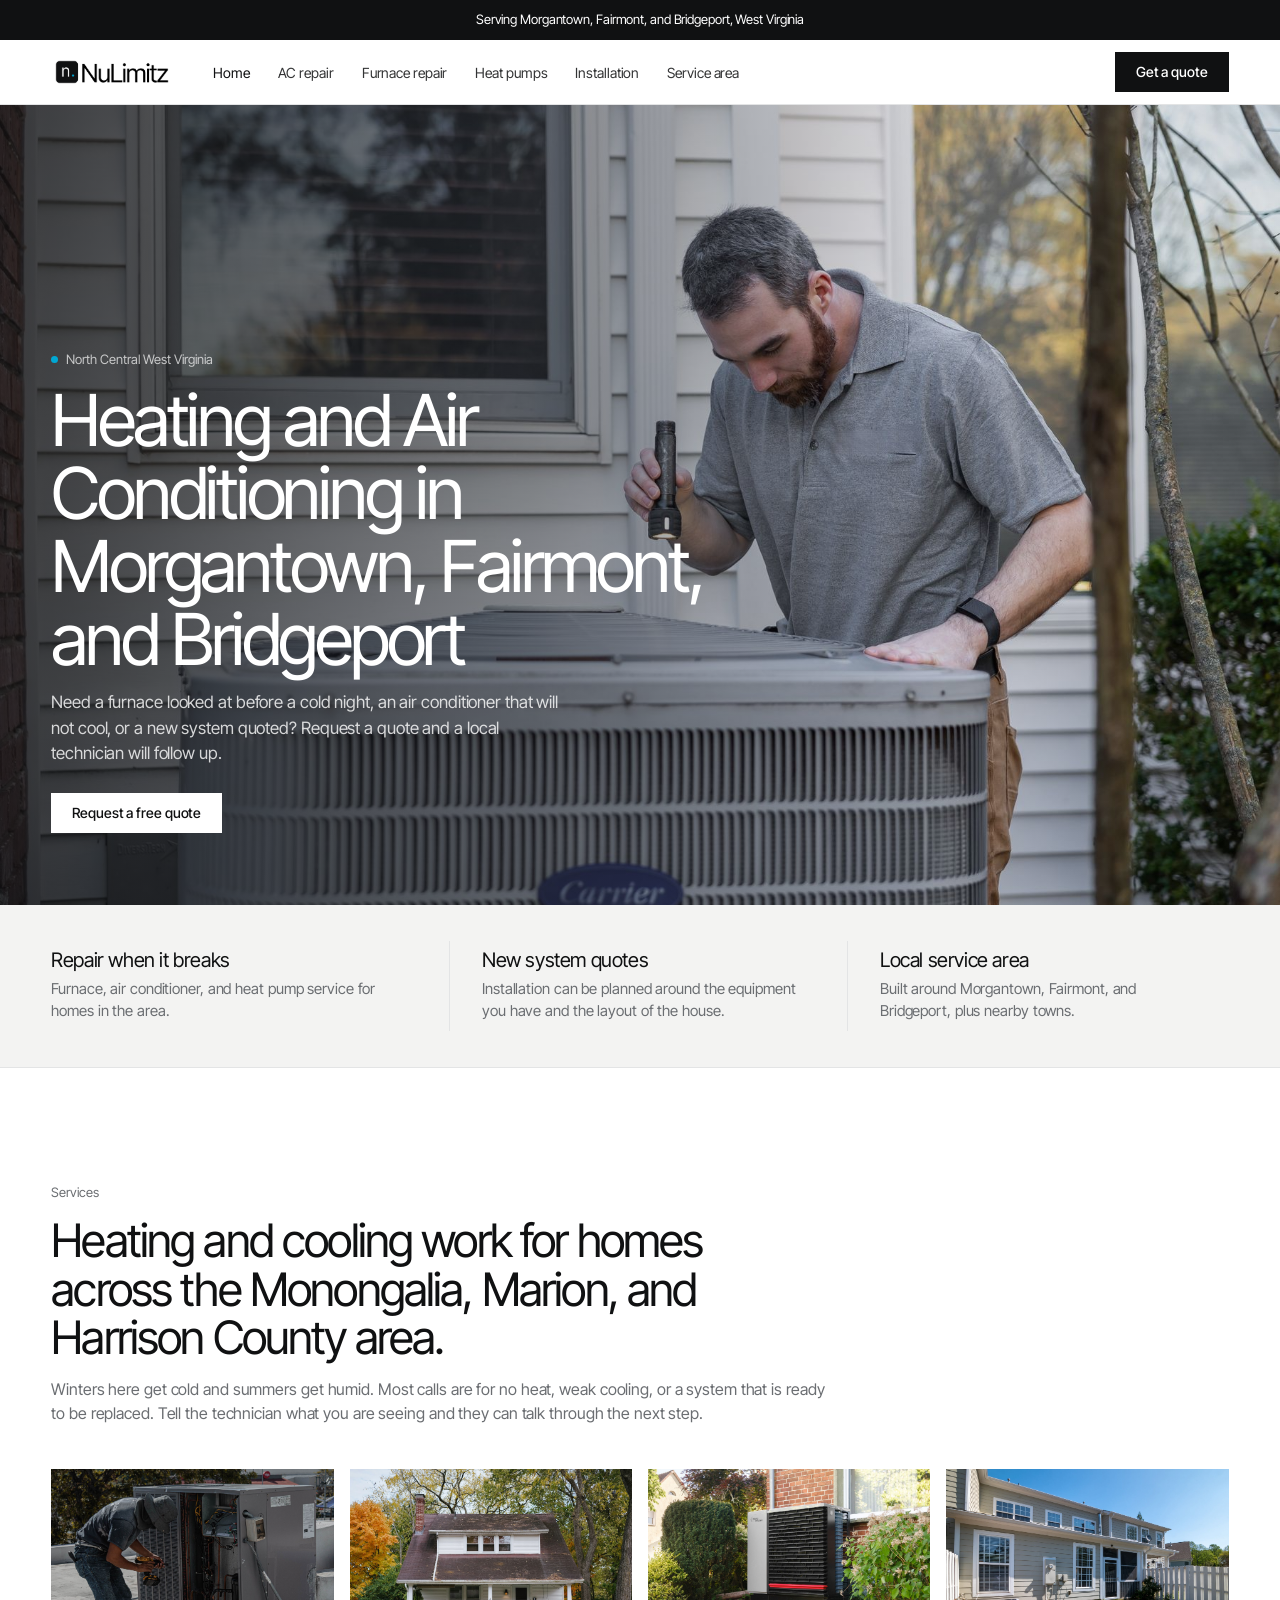
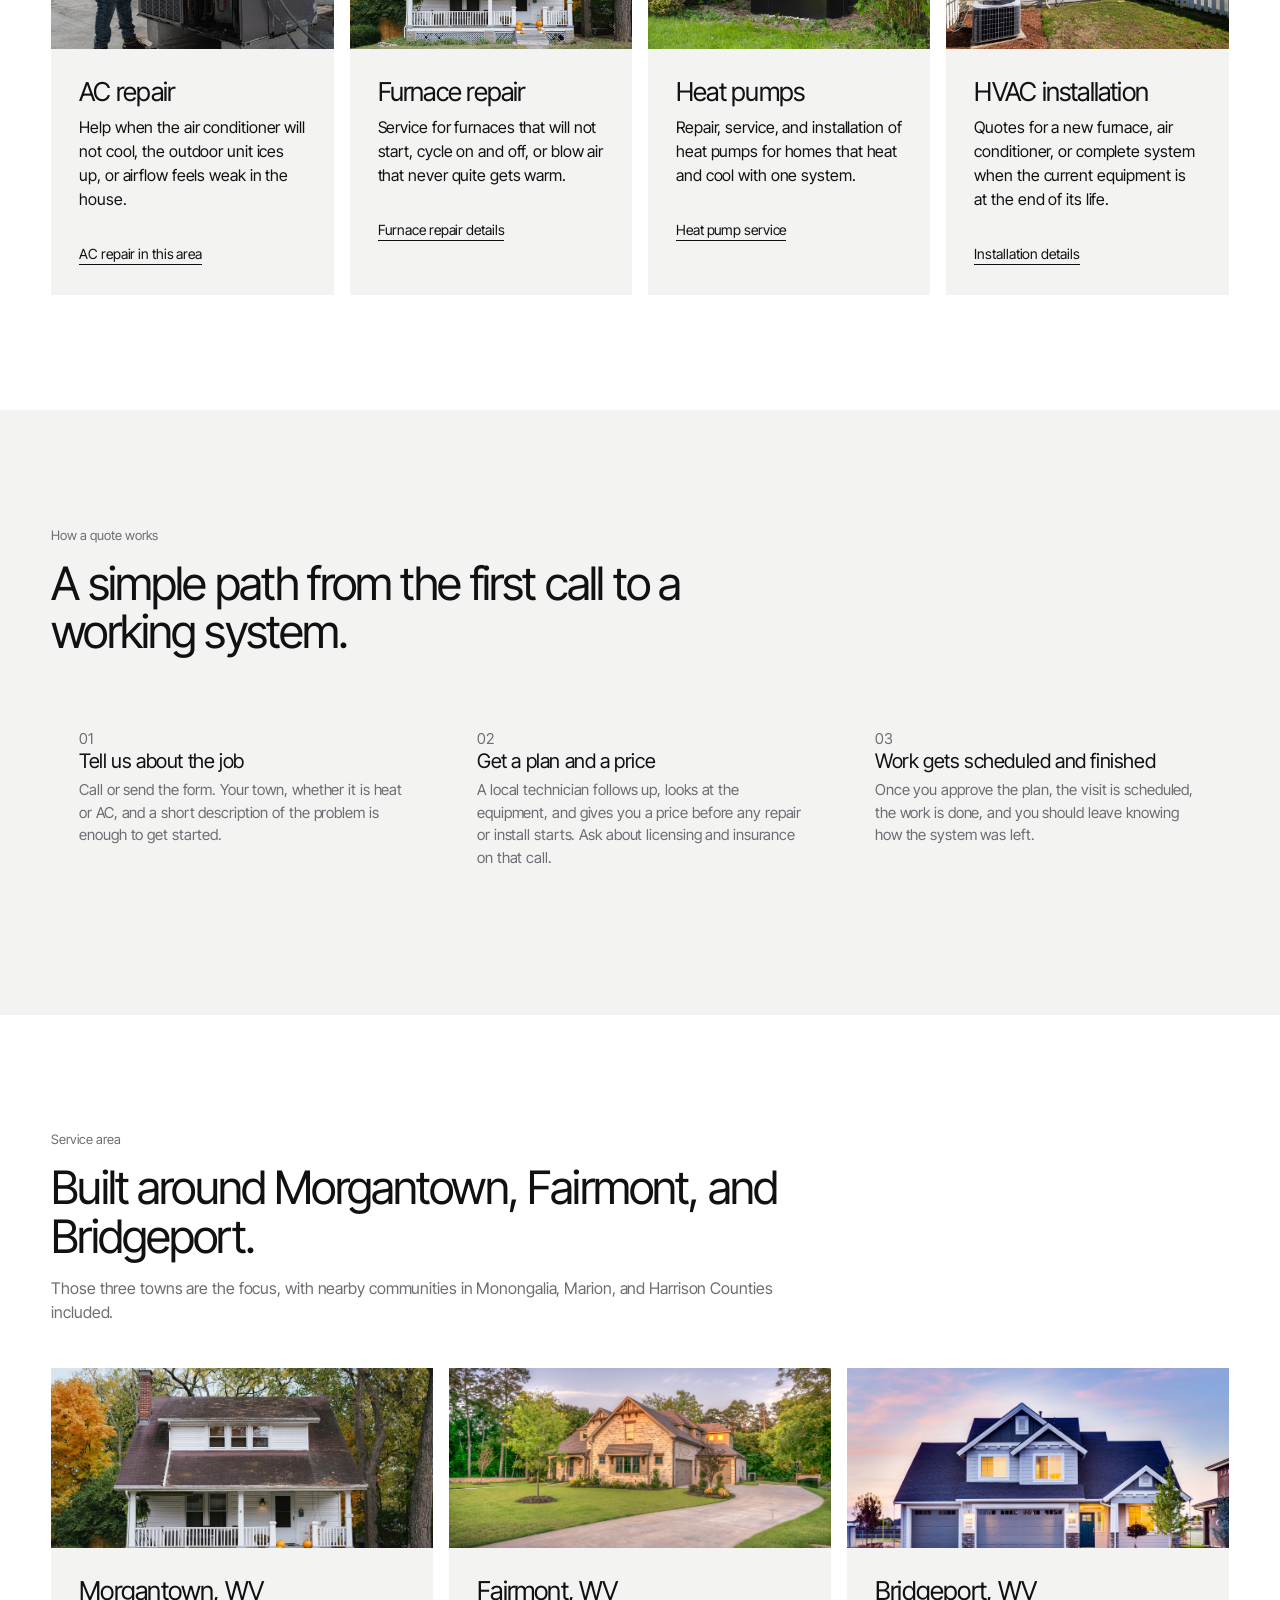
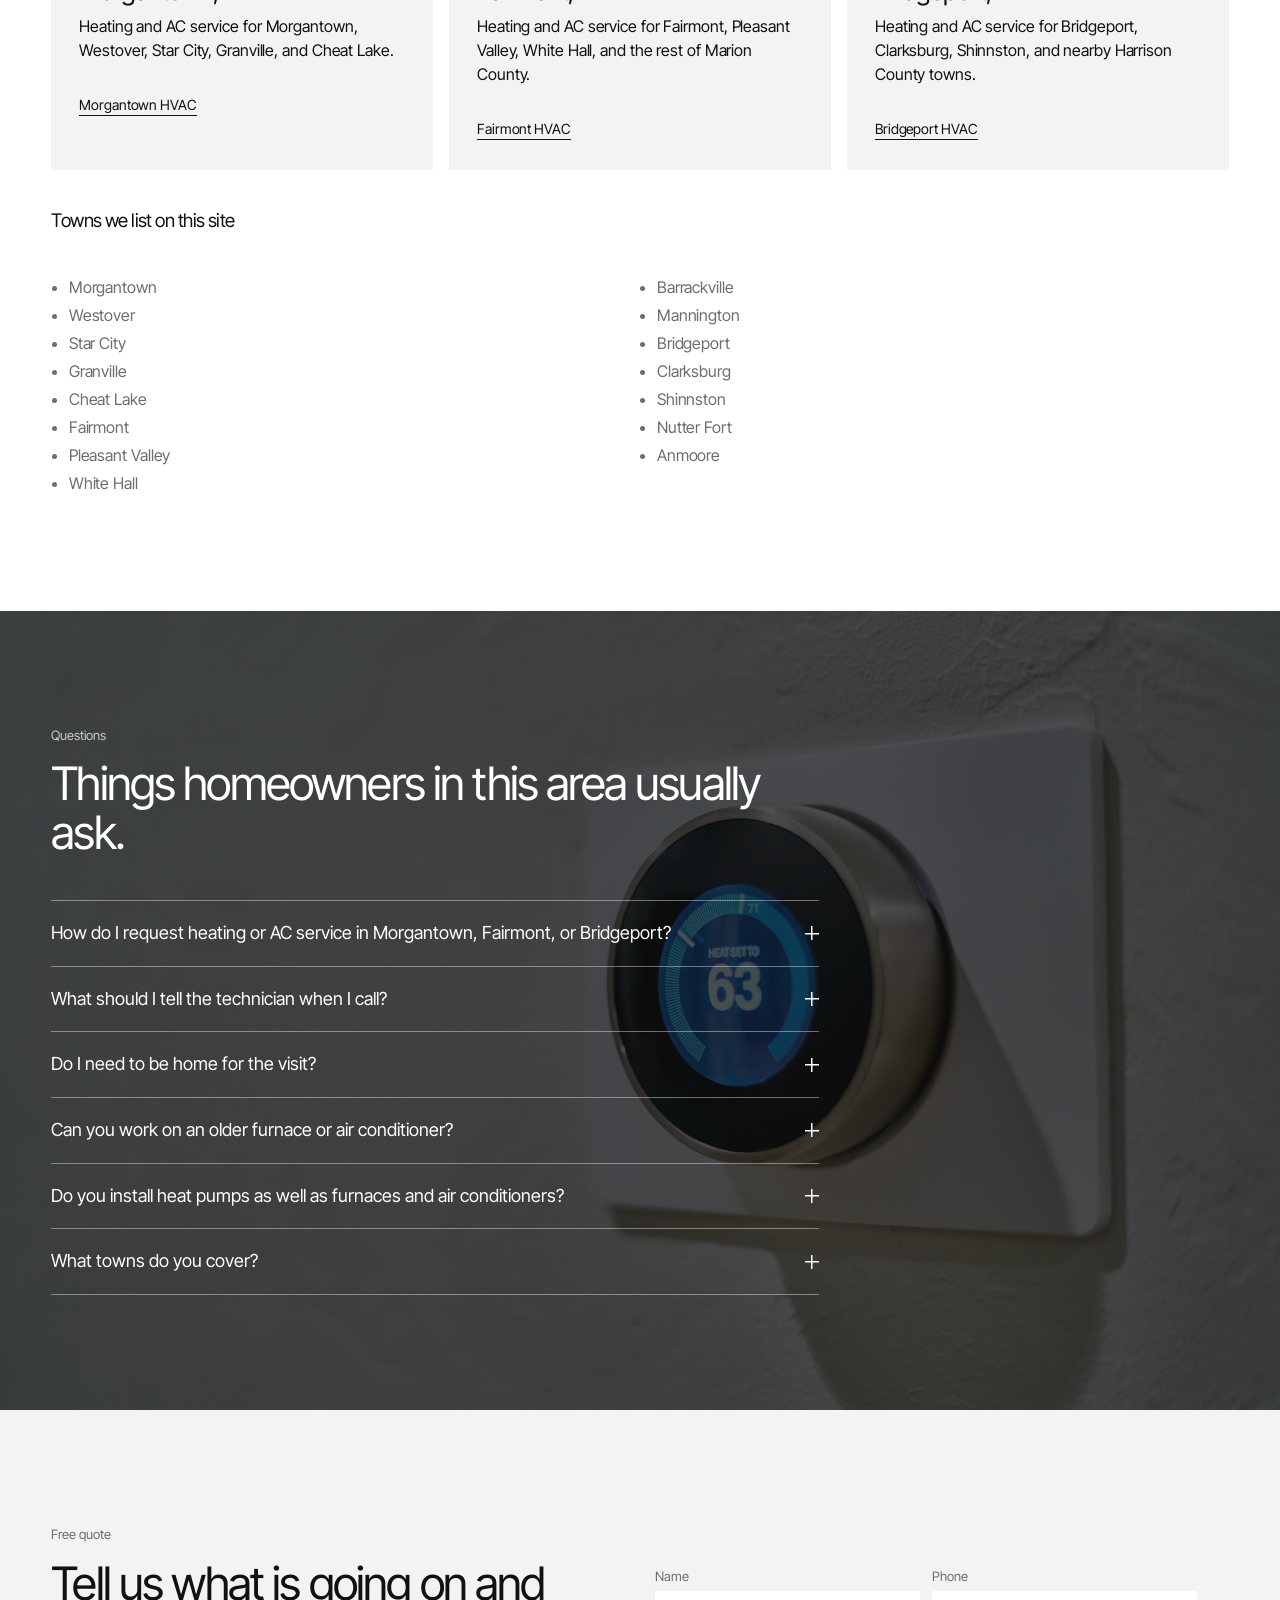
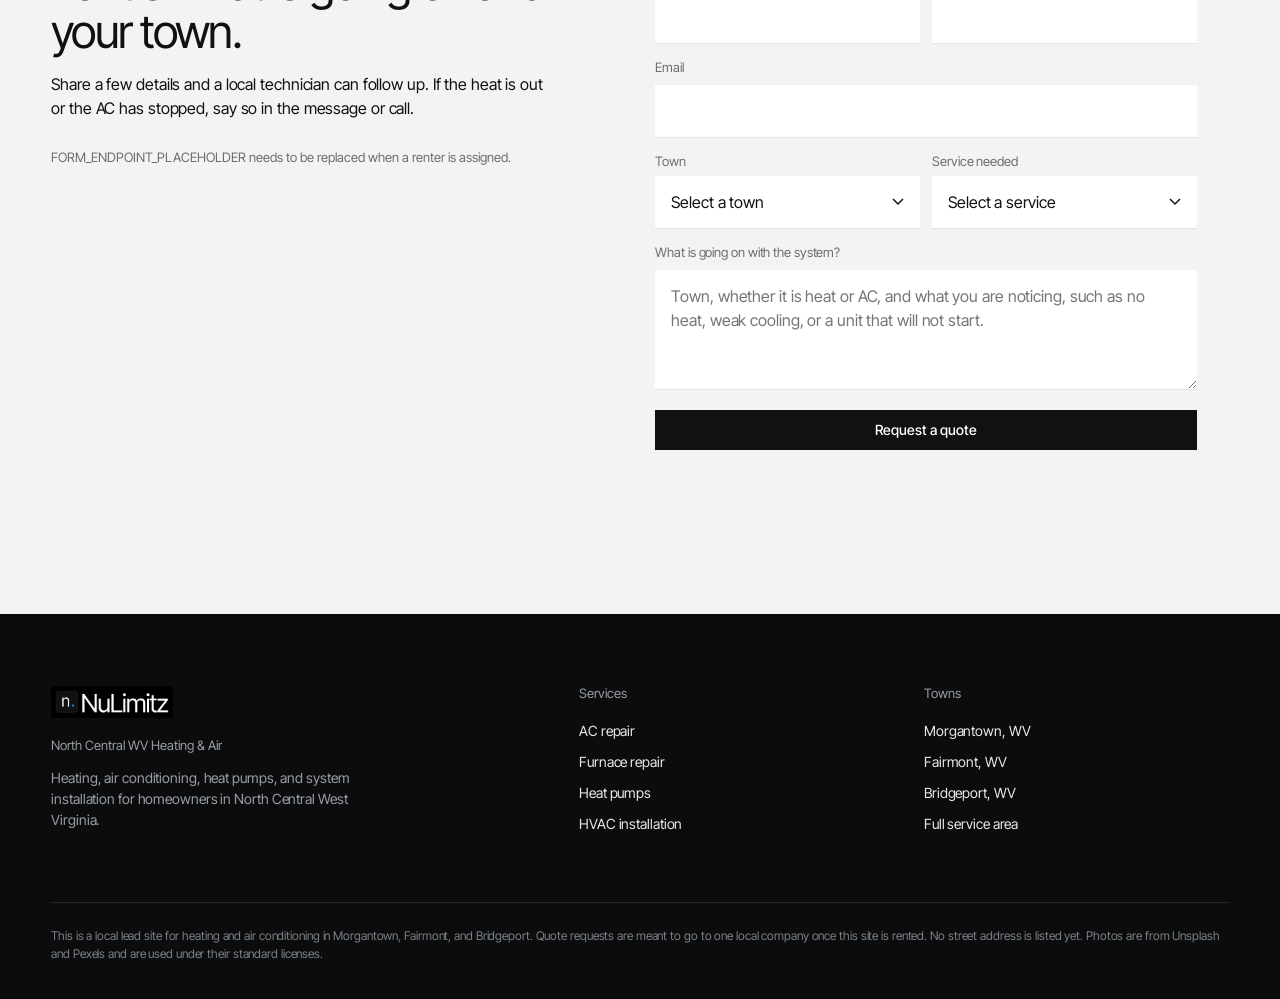
<file: index.html>
<!DOCTYPE html>
<html lang="en">
<head>
  <meta charset="utf-8">
  <meta name="viewport" content="width=device-width, initial-scale=1">
  <title>HVAC in Morgantown, Fairmont, and Bridgeport, WV</title>
  <meta name="description" content="Request AC repair, furnace repair, heat pump service, or a new system quote in Morgantown, Fairmont, and Bridgeport, West Virginia. A local technician follows up on your request.">
  <meta name="robots" content="noindex, nofollow">
  <link rel="icon" href="/favicon.ico" sizes="any">
  <link rel="icon" type="image/svg+xml" href="/favicon.svg">
  <link rel="icon" type="image/png" sizes="32x32" href="/favicon-32.png">
  <link rel="apple-touch-icon" href="/apple-touch-icon.png">
  <link rel="icon" type="image/png" sizes="512x512" href="/icon-512.png">
  <link rel="preconnect" href="https://fonts.googleapis.com">
  <link rel="preconnect" href="https://fonts.gstatic.com" crossorigin>
  <link href="https://fonts.googleapis.com/css2?family=Inter+Tight:wght@300;400;500&display=swap" rel="stylesheet">
  <link rel="stylesheet" href="css/styles.css">
  <script type="application/ld+json">
{
  "@context": "https://schema.org",
  "@graph": [
    {
      "@type": "Service",
      "name": "Residential heating and air conditioning",
      "serviceType": "Heating and air conditioning",
      "description": "Request AC repair, furnace repair, heat pump service, or a new system quote in Morgantown, Fairmont, and Bridgeport, West Virginia. A local technician follows up on your request.",
      "url": "/",
      "provider": {
        "@type": "Organization",
        "name": "North Central WV Heating & Air"
      },
      "areaServed": [
        {
          "@type": "City",
          "name": "Morgantown",
          "addressRegion": "WV"
        },
        {
          "@type": "City",
          "name": "Fairmont",
          "addressRegion": "WV"
        },
        {
          "@type": "City",
          "name": "Bridgeport",
          "addressRegion": "WV"
        },
        {
          "@type": "AdministrativeArea",
          "name": "Monongalia County"
        },
        {
          "@type": "AdministrativeArea",
          "name": "Marion County"
        },
        {
          "@type": "AdministrativeArea",
          "name": "Harrison County"
        }
      ]
    },
    {
      "@type": "FAQPage",
      "mainEntity": [
        {
          "@type": "Question",
          "name": "How do I request heating or AC service in Morgantown, Fairmont, or Bridgeport?",
          "acceptedAnswer": {
            "@type": "Answer",
            "text": "Call or fill out the quote form with your town, the work you need, and a short description of the problem. A local technician follows up to talk through the job and give you a price before any work starts."
          }
        },
        {
          "@type": "Question",
          "name": "What should I tell the technician when I call?",
          "acceptedAnswer": {
            "@type": "Answer",
            "text": "Share the town, whether the issue is heat, air conditioning, or a full system, and what you are noticing, such as no heat, weak airflow, ice on the outdoor unit, or strange noises. Ask about licensing and insurance before you book."
          }
        },
        {
          "@type": "Question",
          "name": "Do I need to be home for the visit?",
          "acceptedAnswer": {
            "@type": "Answer",
            "text": "For most repair and installation quotes, someone should be home so the technician can look at the equipment and talk through the plan. If you have photos of the furnace, outdoor unit, or thermostat, those can help the first call go faster."
          }
        },
        {
          "@type": "Question",
          "name": "Can you work on an older furnace or air conditioner?",
          "acceptedAnswer": {
            "@type": "Answer",
            "text": "Yes. Many homes in this part of West Virginia still run older equipment. The technician should tell you whether a repair is reasonable or whether a replacement is the more practical path, and you can decide from there."
          }
        },
        {
          "@type": "Question",
          "name": "Do you install heat pumps as well as furnaces and air conditioners?",
          "acceptedAnswer": {
            "@type": "Answer",
            "text": "Heat pump work is one of the services listed on this site, along with furnace repair, AC repair, and full system installation. Mention a heat pump on the form if that is what you have or what you want to discuss."
          }
        },
        {
          "@type": "Question",
          "name": "What towns do you cover?",
          "acceptedAnswer": {
            "@type": "Answer",
            "text": "The service area is built around Morgantown, Fairmont, and Bridgeport, plus nearby communities in Monongalia, Marion, and Harrison Counties such as Westover, Star City, Cheat Lake, Pleasant Valley, Clarksburg, and Shinnston."
          }
        }
      ]
    }
  ]
}
</script>
</head>
<body>

<div class="topbar">
  <div class="wrap">
    <span>Serving Morgantown, Fairmont, and Bridgeport, West Virginia</span>
    </div>
</div>
<header class="site-header">
  <div class="wrap">
    <a class="logo" href="index.html" aria-label="NuLimitz home"><img src="/img/logo-light.png" alt="NuLimitz"></a>
    <nav>
      <ul>
        <li><a href="index.html" aria-current="page">Home</a></li>
        <li><a href="ac-repair/index.html">AC repair</a></li>
        <li><a href="furnace-repair/index.html">Furnace repair</a></li>
        <li><a href="heat-pumps/index.html">Heat pumps</a></li>
        <li><a href="hvac-installation/index.html">Installation</a></li>
        <li><a href="index.html#areas">Service area</a></li>
        </ul>
    </nav>
    <div class="header-right">
      <a class="btn" href="index.html#quote">Get a quote</a>
      <button class="nav-toggle" type="button" aria-expanded="false" aria-label="Open menu">Menu</button>
    </div>
  </div>
</header>

<section class="hero" style="background-image:url('img/hero.jpg')">
  <div class="wrap">
    <p class="eyebrow">North Central West Virginia</p>
    <h1>Heating and Air Conditioning in Morgantown, Fairmont, and Bridgeport</h1>
    <p class="lede">Need a furnace looked at before a cold night, an air conditioner that will not cool, or a new system quoted? Request a quote and a local technician will follow up.</p>
    <div class="hero-actions">
      <a class="btn btn-call" href="#quote">Request a free quote</a>
    </div>
    </div>
</section>

<section class="trust-bar">
  <div class="wrap">
    <div class="trust-item">
      <h3>Repair when it breaks</h3>
      <p>Furnace, air conditioner, and heat pump service for homes in the area.</p>
    </div>
    <div class="trust-item">
      <h3>New system quotes</h3>
      <p>Installation can be planned around the equipment you have and the layout of the house.</p>
    </div>
    <div class="trust-item">
      <h3>Local service area</h3>
      <p>Built around Morgantown, Fairmont, and Bridgeport, plus nearby towns.</p>
    </div>
  </div>
</section>

<section class="section" id="services">
  <div class="wrap">
    <div class="section-head">
      <p class="eyebrow">Services</p>
      <h2>Heating and cooling work for homes across the Monongalia, Marion, and Harrison County area.</h2>
      <p class="muted">Winters here get cold and summers get humid. Most calls are for no heat, weak cooling, or a system that is ready to be replaced. Tell the technician what you are seeing and they can talk through the next step.</p>
    </div>
    <div class="card-grid">
      <a class="service-card" href="ac-repair/index.html">
        <img src="img/ac-repair.jpg" alt="A technician working on an outdoor air conditioning unit">
        <div class="pad">
          <h3>AC repair</h3>
          <p>Help when the air conditioner will not cool, the outdoor unit ices up, or airflow feels weak in the house.</p>
          <span class="more">AC repair in this area</span>
        </div>
      </a>
      <a class="service-card" href="furnace-repair/index.html">
        <img src="img/house-autumn.jpg" alt="A classic two-story house in autumn, when home heating matters most">
        <div class="pad">
          <h3>Furnace repair</h3>
          <p>Service for furnaces that will not start, cycle on and off, or blow air that never quite gets warm.</p>
          <span class="more">Furnace repair details</span>
        </div>
      </a>
      <a class="service-card" href="heat-pumps/index.html">
        <img src="img/heat-pump.jpg" alt="A residential heat pump installed beside a brick house">
        <div class="pad">
          <h3>Heat pumps</h3>
          <p>Repair, service, and installation of heat pumps for homes that heat and cool with one system.</p>
          <span class="more">Heat pump service</span>
        </div>
      </a>
      <a class="service-card" href="hvac-installation/index.html">
        <img src="img/condenser-yard.jpg" alt="An outdoor condenser on a pad behind a house with a fenced yard">
        <div class="pad">
          <h3>HVAC installation</h3>
          <p>Quotes for a new furnace, air conditioner, or complete system when the current equipment is at the end of its life.</p>
          <span class="more">Installation details</span>
        </div>
      </a>
    </div>
  </div>
</section>

<section class="section band-ice" id="how">
  <div class="wrap">
    <div class="section-head">
      <p class="eyebrow">How a quote works</p>
      <h2>A simple path from the first call to a working system.</h2>
    </div>
    <div class="step-grid">
      <div class="step"><div class="pad">
        <p class="step-num">01</p>
        <h3>Tell us about the job</h3>
        <p>Call or send the form. Your town, whether it is heat or AC, and a short description of the problem is enough to get started.</p>
      </div></div>
      <div class="step"><div class="pad">
        <p class="step-num">02</p>
        <h3>Get a plan and a price</h3>
        <p>A local technician follows up, looks at the equipment, and gives you a price before any repair or install starts. Ask about licensing and insurance on that call.</p>
      </div></div>
      <div class="step"><div class="pad">
        <p class="step-num">03</p>
        <h3>Work gets scheduled and finished</h3>
        <p>Once you approve the plan, the visit is scheduled, the work is done, and you should leave knowing how the system was left.</p>
      </div></div>
    </div>
  </div>
</section>

<section class="section" id="areas">
  <div class="wrap">
    <div class="section-head">
      <p class="eyebrow">Service area</p>
      <h2>Built around Morgantown, Fairmont, and Bridgeport.</h2>
      <p class="muted">Those three towns are the focus, with nearby communities in Monongalia, Marion, and Harrison Counties included.</p>
    </div>
    <div class="area-grid">
      <a class="area-card" href="morgantown/index.html">
        <img src="img/house-autumn.jpg" alt="A porch-front house with fall trees, typical of older Morgantown neighborhoods">
        <div class="pad">
          <h3>Morgantown, WV</h3>
          <p>Heating and AC service for Morgantown, Westover, Star City, Granville, and Cheat Lake.</p>
          <span class="more">Morgantown HVAC</span>
        </div>
      </a>
      <a class="area-card" href="fairmont/index.html">
        <img src="img/house-trees.jpg" alt="A brick home on a wooded lot of the kind seen around Fairmont">
        <div class="pad">
          <h3>Fairmont, WV</h3>
          <p>Heating and AC service for Fairmont, Pleasant Valley, White Hall, and the rest of Marion County.</p>
          <span class="more">Fairmont HVAC</span>
        </div>
      </a>
      <a class="area-card" href="bridgeport/index.html">
        <img src="img/house-dusk.jpg" alt="A residential house at dusk, a setting common in the Bridgeport area">
        <div class="pad">
          <h3>Bridgeport, WV</h3>
          <p>Heating and AC service for Bridgeport, Clarksburg, Shinnston, and nearby Harrison County towns.</p>
          <span class="more">Bridgeport HVAC</span>
        </div>
      </a>
    </div>
    <div class="section-head" style="margin-top:2.5rem">
      <h3>Towns we list on this site</h3>
    </div>
    <ul class="town-list">
      <li>Morgantown</li><li>Westover</li><li>Star City</li><li>Granville</li>
      <li>Cheat Lake</li><li>Fairmont</li><li>Pleasant Valley</li><li>White Hall</li>
      <li>Barrackville</li><li>Mannington</li><li>Bridgeport</li><li>Clarksburg</li>
      <li>Shinnston</li><li>Nutter Fort</li><li>Anmoore</li>
    </ul>
  </div>
</section>

<section class="section band-photo" id="faq" style="background-image:url('img/thermostat.jpg')">
  <div class="wrap">
    <div class="section-head">
      <p class="eyebrow">Questions</p>
      <h2>Things homeowners in this area usually ask.</h2>
    </div>
    <div class="faq">
        <div class="faq-item">
          <h3><button type="button" aria-expanded="false" aria-controls="faq-1" id="faq-btn-1">How do I request heating or AC service in Morgantown, Fairmont, or Bridgeport?</button></h3>
          <div class="answer" id="faq-1">Call or fill out the quote form with your town, the work you need, and a short description of the problem. A local technician follows up to talk through the job and give you a price before any work starts.</div>
        </div>
        <div class="faq-item">
          <h3><button type="button" aria-expanded="false" aria-controls="faq-2" id="faq-btn-2">What should I tell the technician when I call?</button></h3>
          <div class="answer" id="faq-2">Share the town, whether the issue is heat, air conditioning, or a full system, and what you are noticing, such as no heat, weak airflow, ice on the outdoor unit, or strange noises. Ask about licensing and insurance before you book.</div>
        </div>
        <div class="faq-item">
          <h3><button type="button" aria-expanded="false" aria-controls="faq-3" id="faq-btn-3">Do I need to be home for the visit?</button></h3>
          <div class="answer" id="faq-3">For most repair and installation quotes, someone should be home so the technician can look at the equipment and talk through the plan. If you have photos of the furnace, outdoor unit, or thermostat, those can help the first call go faster.</div>
        </div>
        <div class="faq-item">
          <h3><button type="button" aria-expanded="false" aria-controls="faq-4" id="faq-btn-4">Can you work on an older furnace or air conditioner?</button></h3>
          <div class="answer" id="faq-4">Yes. Many homes in this part of West Virginia still run older equipment. The technician should tell you whether a repair is reasonable or whether a replacement is the more practical path, and you can decide from there.</div>
        </div>
        <div class="faq-item">
          <h3><button type="button" aria-expanded="false" aria-controls="faq-5" id="faq-btn-5">Do you install heat pumps as well as furnaces and air conditioners?</button></h3>
          <div class="answer" id="faq-5">Heat pump work is one of the services listed on this site, along with furnace repair, AC repair, and full system installation. Mention a heat pump on the form if that is what you have or what you want to discuss.</div>
        </div>
        <div class="faq-item">
          <h3><button type="button" aria-expanded="false" aria-controls="faq-6" id="faq-btn-6">What towns do you cover?</button></h3>
          <div class="answer" id="faq-6">The service area is built around Morgantown, Fairmont, and Bridgeport, plus nearby communities in Monongalia, Marion, and Harrison Counties such as Westover, Star City, Cheat Lake, Pleasant Valley, Clarksburg, and Shinnston.</div>
        </div>
    </div>
  </div>
</section>

<section class="section band-ice" id="quote">
  <div class="wrap quote-grid">
    <div>
      <p class="eyebrow">Free quote</p>
      <h2>Tell us what is going on and your town.</h2>
      <p>Share a few details and a local technician can follow up. If the heat is out or the AC has stopped, say so in the message or call.</p>
      <p class="placeholder-note">FORM_ENDPOINT_PLACEHOLDER needs to be replaced when a renter is assigned.</p></div>
    <form action="FORM_ENDPOINT_PLACEHOLDER" method="post" data-quote-form>
      <div class="form-row">
        <div>
          <label for="name">Name</label>
          <input id="name" name="name" type="text" autocomplete="name" required>
        </div>
        <div>
          <label for="phone">Phone</label>
          <input id="phone" name="phone" type="tel" autocomplete="tel" required>
        </div>
      </div>
      <label for="email">Email</label>
      <input id="email" name="email" type="email" autocomplete="email">
      <div class="form-row">
        <div>
          <label for="city">Town</label>
          <select id="city" name="city" required>
            <option value="">Select a town</option>
            <option>Morgantown</option>
            <option>Fairmont</option>
            <option>Bridgeport</option>
            <option>Westover</option>
            <option>Star City</option>
            <option>Cheat Lake</option>
            <option>Clarksburg</option>
            <option>Other in North Central WV</option>
          </select>
        </div>
        <div>
          <label for="service">Service needed</label>
          <select id="service" name="service" required>
            <option value="" selected>Select a service</option>
            <option value="ac">AC repair</option>
            <option value="furnace">Furnace repair</option>
            <option value="heatpump">Heat pump service or install</option>
            <option value="install">New system installation</option>
            <option value="other">Not sure / other</option>
          </select>
        </div>
      </div>
      <label for="message">What is going on with the system?</label>
      <textarea id="message" name="message" placeholder="Town, whether it is heat or AC, and what you are noticing, such as no heat, weak cooling, or a unit that will not start." required></textarea>
      <p style="margin-top:1rem"><button class="btn btn-dark btn-wide" type="submit">Request a quote</button></p>
      <p class="form-status" role="status"></p>
    </form>
  </div>
</section>

<footer class="site-footer">
  <div class="wrap">
    <div class="foot-grid">
      <div>
        <a class="logo" href="index.html" aria-label="NuLimitz home"><img src="/img/logo-dark.png" alt="NuLimitz"></a>
        <h2>North Central WV Heating &amp; Air</h2>
        <p>Heating, air conditioning, heat pumps, and system installation for homeowners in North Central West Virginia.</p>
        </div>
      <div>
        <h2>Services</h2>
        <ul>
          <li><a href="ac-repair/index.html">AC repair</a></li>
          <li><a href="furnace-repair/index.html">Furnace repair</a></li>
          <li><a href="heat-pumps/index.html">Heat pumps</a></li>
          <li><a href="hvac-installation/index.html">HVAC installation</a></li>
        </ul>
      </div>
      <div>
        <h2>Towns</h2>
        <ul>
          <li><a href="morgantown/index.html">Morgantown, WV</a></li>
          <li><a href="fairmont/index.html">Fairmont, WV</a></li>
          <li><a href="bridgeport/index.html">Bridgeport, WV</a></li>
          <li><a href="index.html#areas">Full service area</a></li>
        </ul>
      </div>
    </div>
    <p class="legal">This is a local lead site for heating and air conditioning in Morgantown, Fairmont, and Bridgeport. Quote requests are meant to go to one local company once this site is rented. No street address is listed yet. Photos are from Unsplash and Pexels and are used under their standard licenses.</p>
  </div>
</footer>
<script src="js/main.js"></script>

</body>
</html>
</file>
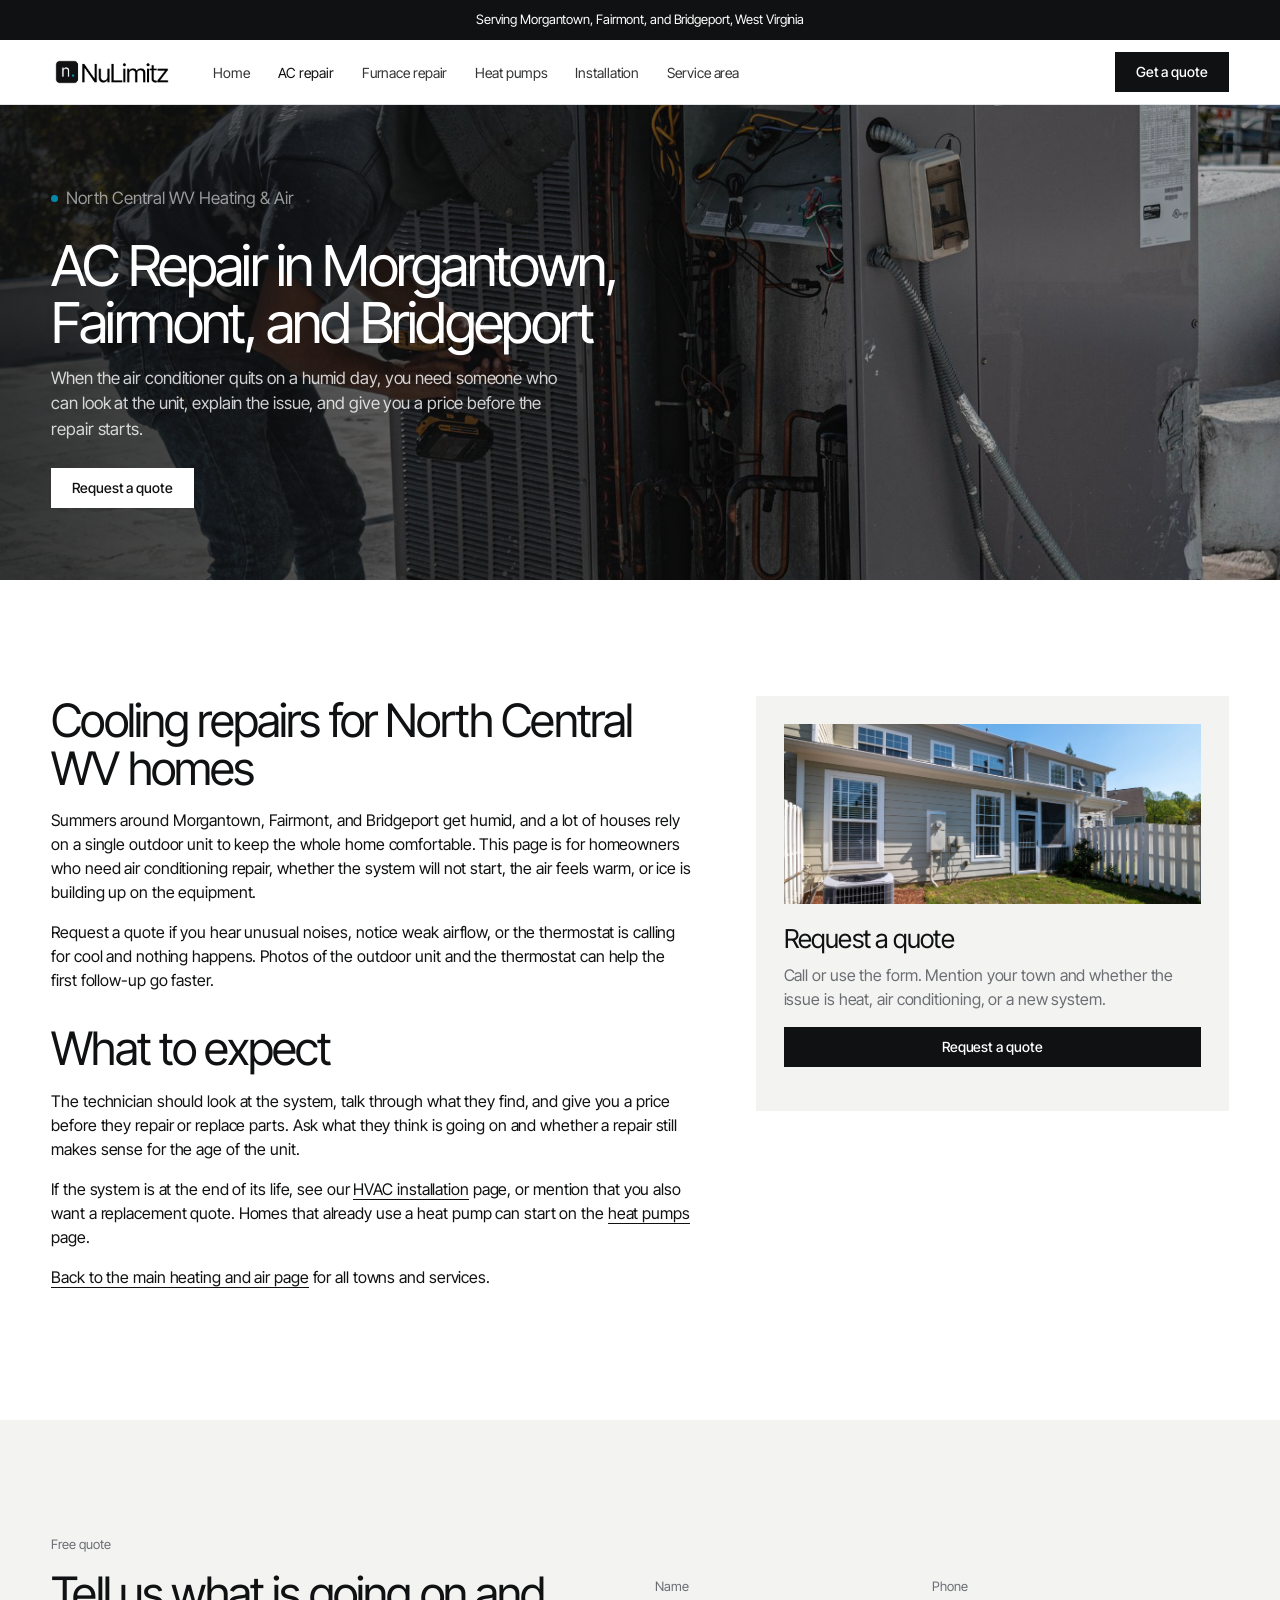
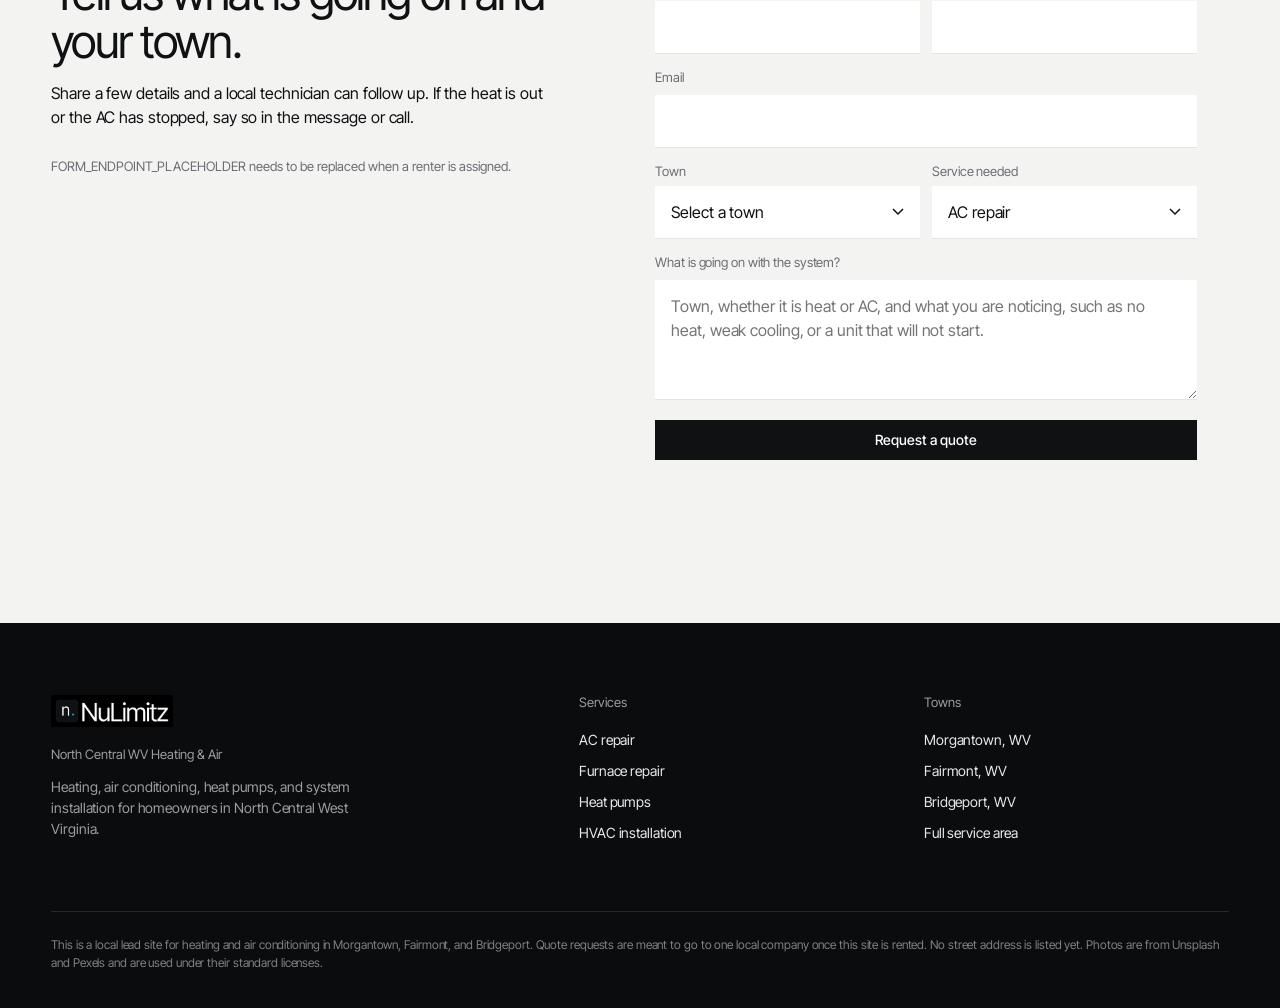
<file: ac-repair/index.html>
<!DOCTYPE html>
<html lang="en">
<head>
  <meta charset="utf-8">
  <meta name="viewport" content="width=device-width, initial-scale=1">
  <title>AC Repair in Morgantown, Fairmont, and Bridgeport, WV</title>
  <meta name="description" content="Air conditioning repair for homes in Morgantown, Fairmont, and Bridgeport, West Virginia, including units that will not cool or start.">
  <meta name="robots" content="noindex, nofollow">
  <link rel="icon" href="/favicon.ico" sizes="any">
  <link rel="icon" type="image/svg+xml" href="/favicon.svg">
  <link rel="icon" type="image/png" sizes="32x32" href="/favicon-32.png">
  <link rel="apple-touch-icon" href="/apple-touch-icon.png">
  <link rel="icon" type="image/png" sizes="512x512" href="/icon-512.png">
  <link rel="preconnect" href="https://fonts.googleapis.com">
  <link rel="preconnect" href="https://fonts.gstatic.com" crossorigin>
  <link href="https://fonts.googleapis.com/css2?family=Inter+Tight:wght@300;400;500&display=swap" rel="stylesheet">
  <link rel="stylesheet" href="../css/styles.css">
  <script type="application/ld+json">
{
  "@context": "https://schema.org",
  "@graph": [
    {
      "@type": "Service",
      "name": "AC Repair in Morgantown, Fairmont, and Bridgeport",
      "serviceType": "Heating and air conditioning",
      "description": "Air conditioning repair for homes in Morgantown, Fairmont, and Bridgeport, West Virginia, including units that will not cool or start.",
      "url": "/ac-repair/",
      "provider": {
        "@type": "Organization",
        "name": "North Central WV Heating & Air"
      },
      "areaServed": [
        {
          "@type": "City",
          "name": "Morgantown",
          "addressRegion": "WV"
        },
        {
          "@type": "City",
          "name": "Fairmont",
          "addressRegion": "WV"
        },
        {
          "@type": "City",
          "name": "Bridgeport",
          "addressRegion": "WV"
        },
        {
          "@type": "AdministrativeArea",
          "name": "Monongalia County"
        },
        {
          "@type": "AdministrativeArea",
          "name": "Marion County"
        },
        {
          "@type": "AdministrativeArea",
          "name": "Harrison County"
        }
      ]
    }
  ]
}
</script>
</head>
<body>

<div class="topbar">
  <div class="wrap">
    <span>Serving Morgantown, Fairmont, and Bridgeport, West Virginia</span>
    </div>
</div>
<header class="site-header">
  <div class="wrap">
    <a class="logo" href="../index.html" aria-label="NuLimitz home"><img src="/img/logo-light.png" alt="NuLimitz"></a>
    <nav>
      <ul>
        <li><a href="../index.html">Home</a></li>
        <li><a href="../ac-repair/index.html" aria-current="page">AC repair</a></li>
        <li><a href="../furnace-repair/index.html">Furnace repair</a></li>
        <li><a href="../heat-pumps/index.html">Heat pumps</a></li>
        <li><a href="../hvac-installation/index.html">Installation</a></li>
        <li><a href="../index.html#areas">Service area</a></li>
        </ul>
    </nav>
    <div class="header-right">
      <a class="btn" href="../index.html#quote">Get a quote</a>
      <button class="nav-toggle" type="button" aria-expanded="false" aria-label="Open menu">Menu</button>
    </div>
  </div>
</header>

<section class="page-hero" style="background-image:url('../img/ac-repair.jpg')">
  <div class="wrap">
    <p class="eyebrow">North Central WV Heating &amp; Air</p>
    <h1>AC Repair in Morgantown, Fairmont, and Bridgeport</h1>
    <p>When the air conditioner quits on a humid day, you need someone who can look at the unit, explain the issue, and give you a price before the repair starts.</p>
    <div class="hero-actions">
      <a class="btn btn-call" href="#quote">Request a quote</a>
    </div>
  </div>
</section>
<section class="section">
  <div class="wrap content-split">
    <div class="prose">

    <h2>Cooling repairs for North Central WV homes</h2>
    <p>Summers around Morgantown, Fairmont, and Bridgeport get humid, and a lot of houses rely on a single outdoor unit to keep the whole home comfortable. This page is for homeowners who need air conditioning repair, whether the system will not start, the air feels warm, or ice is building up on the equipment.</p>
    <p>Request a quote if you hear unusual noises, notice weak airflow, or the thermostat is calling for cool and nothing happens. Photos of the outdoor unit and the thermostat can help the first follow-up go faster.</p>
    <h2>What to expect</h2>
    <p>The technician should look at the system, talk through what they find, and give you a price before they repair or replace parts. Ask what they think is going on and whether a repair still makes sense for the age of the unit.</p>
    <p>If the system is at the end of its life, see our <a href="../hvac-installation/index.html">HVAC installation</a> page, or mention that you also want a replacement quote. Homes that already use a heat pump can start on the <a href="../heat-pumps/index.html">heat pumps</a> page.</p>
    
      <p><a href="../index.html">Back to the main heating and air page</a> for all towns and services.</p>
    </div>
    <aside class="side-card">
      <img src="../img/condenser-yard.jpg" alt="An outdoor air conditioning condenser on a pad behind a house">
      <h3>Request a quote</h3>
      <p>Call or use the form. Mention your town and whether the issue is heat, air conditioning, or a new system.</p>
      <p><a class="btn btn-dark btn-wide" href="#quote">Request a quote</a></p>
    </aside>
  </div>
</section>

<section class="section band-ice" id="quote">
  <div class="wrap quote-grid">
    <div>
      <p class="eyebrow">Free quote</p>
      <h2>Tell us what is going on and your town.</h2>
      <p>Share a few details and a local technician can follow up. If the heat is out or the AC has stopped, say so in the message or call.</p>
      <p class="placeholder-note">FORM_ENDPOINT_PLACEHOLDER needs to be replaced when a renter is assigned.</p></div>
    <form action="FORM_ENDPOINT_PLACEHOLDER" method="post" data-quote-form>
      <div class="form-row">
        <div>
          <label for="name">Name</label>
          <input id="name" name="name" type="text" autocomplete="name" required>
        </div>
        <div>
          <label for="phone">Phone</label>
          <input id="phone" name="phone" type="tel" autocomplete="tel" required>
        </div>
      </div>
      <label for="email">Email</label>
      <input id="email" name="email" type="email" autocomplete="email">
      <div class="form-row">
        <div>
          <label for="city">Town</label>
          <select id="city" name="city" required>
            <option value="">Select a town</option>
            <option>Morgantown</option>
            <option>Fairmont</option>
            <option>Bridgeport</option>
            <option>Westover</option>
            <option>Star City</option>
            <option>Cheat Lake</option>
            <option>Clarksburg</option>
            <option>Other in North Central WV</option>
          </select>
        </div>
        <div>
          <label for="service">Service needed</label>
          <select id="service" name="service" required>
            <option value="">Select a service</option>
            <option value="ac" selected>AC repair</option>
            <option value="furnace">Furnace repair</option>
            <option value="heatpump">Heat pump service or install</option>
            <option value="install">New system installation</option>
            <option value="other">Not sure / other</option>
          </select>
        </div>
      </div>
      <label for="message">What is going on with the system?</label>
      <textarea id="message" name="message" placeholder="Town, whether it is heat or AC, and what you are noticing, such as no heat, weak cooling, or a unit that will not start." required></textarea>
      <p style="margin-top:1rem"><button class="btn btn-dark btn-wide" type="submit">Request a quote</button></p>
      <p class="form-status" role="status"></p>
    </form>
  </div>
</section>

<footer class="site-footer">
  <div class="wrap">
    <div class="foot-grid">
      <div>
        <a class="logo" href="../index.html" aria-label="NuLimitz home"><img src="/img/logo-dark.png" alt="NuLimitz"></a>
        <h2>North Central WV Heating &amp; Air</h2>
        <p>Heating, air conditioning, heat pumps, and system installation for homeowners in North Central West Virginia.</p>
        </div>
      <div>
        <h2>Services</h2>
        <ul>
          <li><a href="../ac-repair/index.html">AC repair</a></li>
          <li><a href="../furnace-repair/index.html">Furnace repair</a></li>
          <li><a href="../heat-pumps/index.html">Heat pumps</a></li>
          <li><a href="../hvac-installation/index.html">HVAC installation</a></li>
        </ul>
      </div>
      <div>
        <h2>Towns</h2>
        <ul>
          <li><a href="../morgantown/index.html">Morgantown, WV</a></li>
          <li><a href="../fairmont/index.html">Fairmont, WV</a></li>
          <li><a href="../bridgeport/index.html">Bridgeport, WV</a></li>
          <li><a href="../index.html#areas">Full service area</a></li>
        </ul>
      </div>
    </div>
    <p class="legal">This is a local lead site for heating and air conditioning in Morgantown, Fairmont, and Bridgeport. Quote requests are meant to go to one local company once this site is rented. No street address is listed yet. Photos are from Unsplash and Pexels and are used under their standard licenses.</p>
  </div>
</footer>
<script src="../js/main.js"></script>

</body>
</html>
</file>
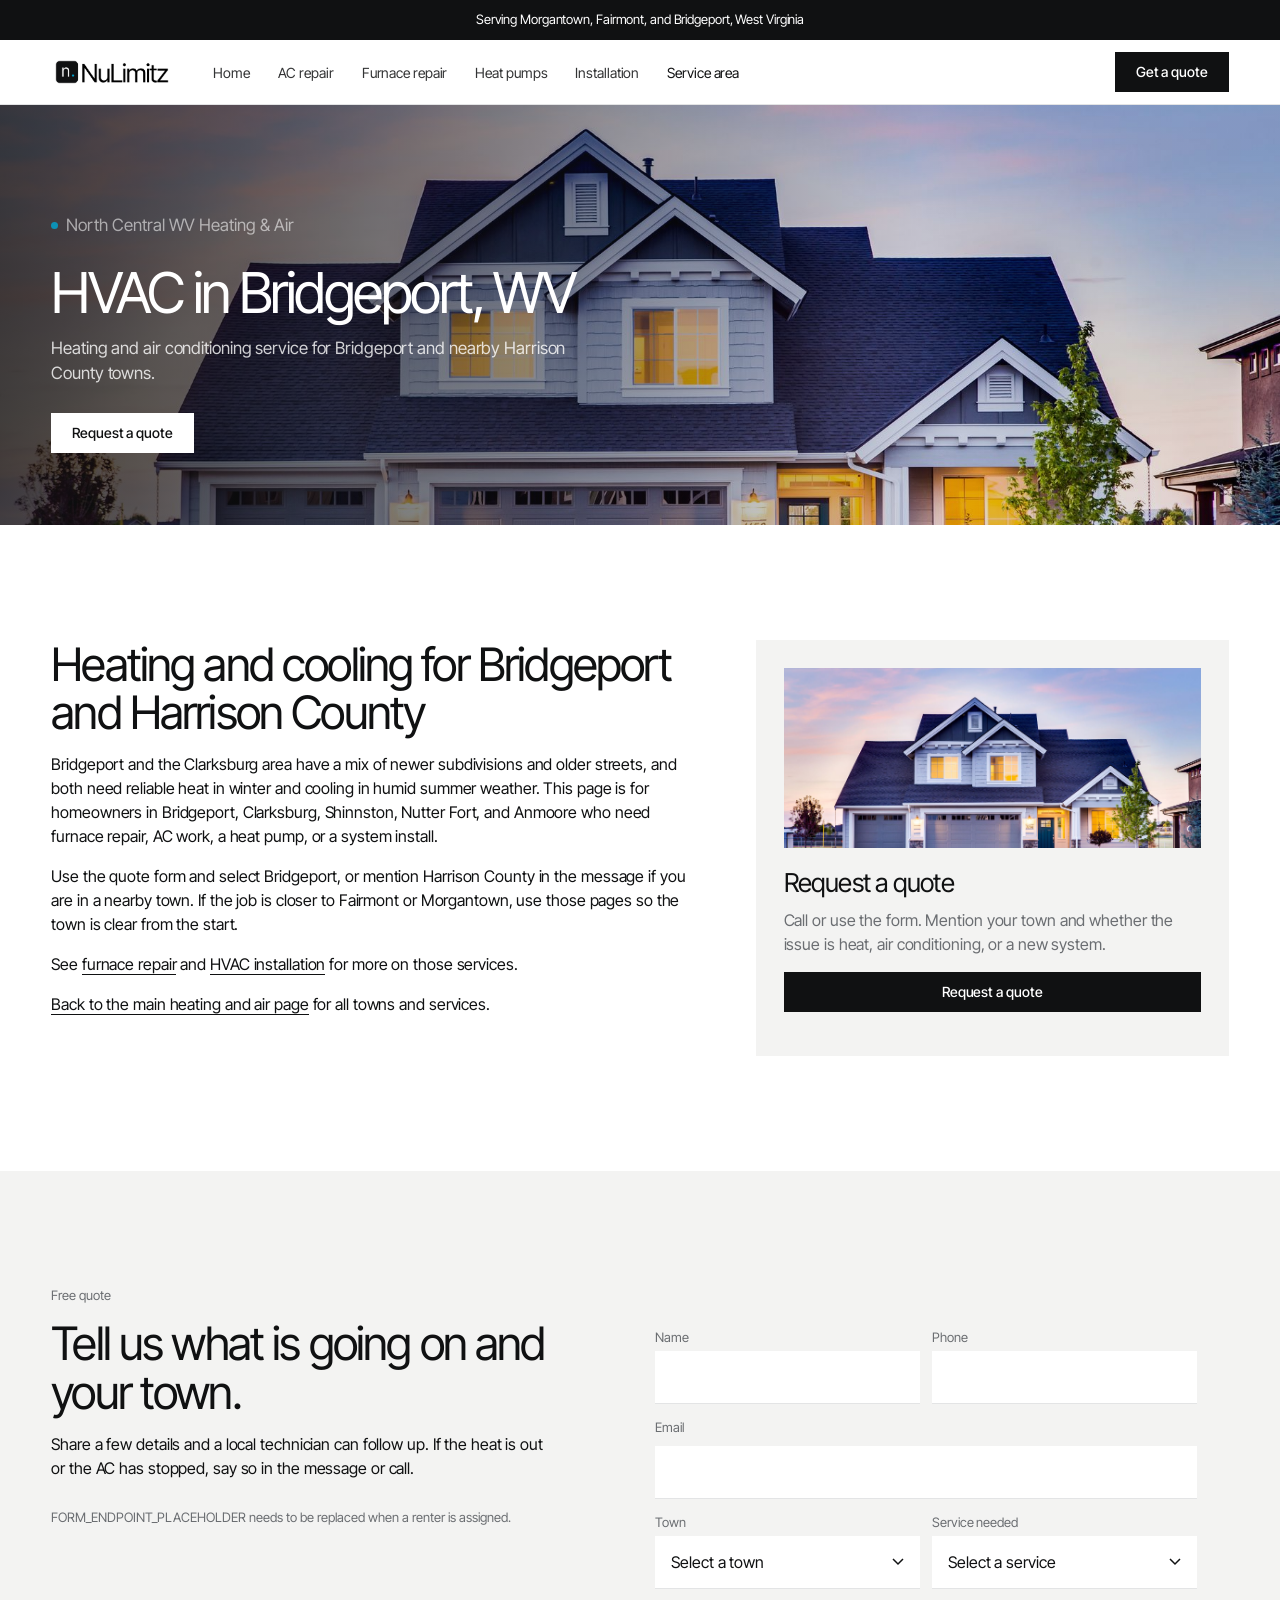
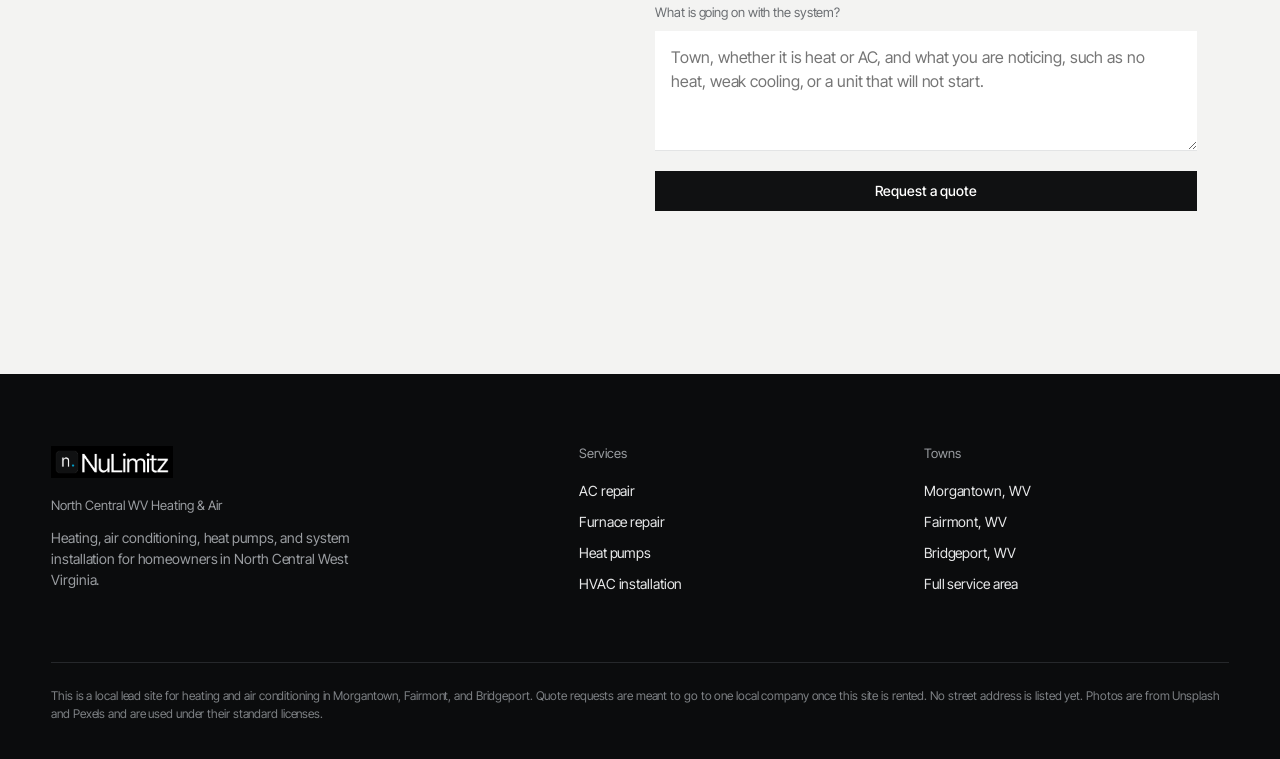
<file: bridgeport/index.html>
<!DOCTYPE html>
<html lang="en">
<head>
  <meta charset="utf-8">
  <meta name="viewport" content="width=device-width, initial-scale=1">
  <title>HVAC in Bridgeport, WV</title>
  <meta name="description" content="Heating, air conditioning, heat pump, and installation service for Bridgeport, Clarksburg, Shinnston, and Harrison County, West Virginia.">
  <meta name="robots" content="noindex, nofollow">
  <link rel="icon" href="/favicon.ico" sizes="any">
  <link rel="icon" type="image/svg+xml" href="/favicon.svg">
  <link rel="icon" type="image/png" sizes="32x32" href="/favicon-32.png">
  <link rel="apple-touch-icon" href="/apple-touch-icon.png">
  <link rel="icon" type="image/png" sizes="512x512" href="/icon-512.png">
  <link rel="preconnect" href="https://fonts.googleapis.com">
  <link rel="preconnect" href="https://fonts.gstatic.com" crossorigin>
  <link href="https://fonts.googleapis.com/css2?family=Inter+Tight:wght@300;400;500&display=swap" rel="stylesheet">
  <link rel="stylesheet" href="../css/styles.css">
  <script type="application/ld+json">
{
  "@context": "https://schema.org",
  "@graph": [
    {
      "@type": "Service",
      "name": "HVAC in Bridgeport, WV",
      "serviceType": "Heating and air conditioning",
      "description": "Heating, air conditioning, heat pump, and installation service for Bridgeport, Clarksburg, Shinnston, and Harrison County, West Virginia.",
      "url": "/bridgeport/",
      "provider": {
        "@type": "Organization",
        "name": "North Central WV Heating & Air"
      },
      "areaServed": [
        {
          "@type": "City",
          "name": "Morgantown",
          "addressRegion": "WV"
        },
        {
          "@type": "City",
          "name": "Fairmont",
          "addressRegion": "WV"
        },
        {
          "@type": "City",
          "name": "Bridgeport",
          "addressRegion": "WV"
        },
        {
          "@type": "AdministrativeArea",
          "name": "Monongalia County"
        },
        {
          "@type": "AdministrativeArea",
          "name": "Marion County"
        },
        {
          "@type": "AdministrativeArea",
          "name": "Harrison County"
        }
      ]
    }
  ]
}
</script>
</head>
<body>

<div class="topbar">
  <div class="wrap">
    <span>Serving Morgantown, Fairmont, and Bridgeport, West Virginia</span>
    </div>
</div>
<header class="site-header">
  <div class="wrap">
    <a class="logo" href="../index.html" aria-label="NuLimitz home"><img src="/img/logo-light.png" alt="NuLimitz"></a>
    <nav>
      <ul>
        <li><a href="../index.html">Home</a></li>
        <li><a href="../ac-repair/index.html">AC repair</a></li>
        <li><a href="../furnace-repair/index.html">Furnace repair</a></li>
        <li><a href="../heat-pumps/index.html">Heat pumps</a></li>
        <li><a href="../hvac-installation/index.html">Installation</a></li>
        <li><a href="../index.html#areas" aria-current="page">Service area</a></li>
        </ul>
    </nav>
    <div class="header-right">
      <a class="btn" href="../index.html#quote">Get a quote</a>
      <button class="nav-toggle" type="button" aria-expanded="false" aria-label="Open menu">Menu</button>
    </div>
  </div>
</header>

<section class="page-hero" style="background-image:url('../img/house-dusk.jpg')">
  <div class="wrap">
    <p class="eyebrow">North Central WV Heating &amp; Air</p>
    <h1>HVAC in Bridgeport, WV</h1>
    <p>Heating and air conditioning service for Bridgeport and nearby Harrison County towns.</p>
    <div class="hero-actions">
      <a class="btn btn-call" href="#quote">Request a quote</a>
    </div>
  </div>
</section>
<section class="section">
  <div class="wrap content-split">
    <div class="prose">

     <h2>Heating and cooling for Bridgeport and Harrison County</h2>
     <p>Bridgeport and the Clarksburg area have a mix of newer subdivisions and older streets, and both need reliable heat in winter and cooling in humid summer weather. This page is for homeowners in Bridgeport, Clarksburg, Shinnston, Nutter Fort, and Anmoore who need furnace repair, AC work, a heat pump, or a system install.</p>
     <p>Use the quote form and select Bridgeport, or mention Harrison County in the message if you are in a nearby town. If the job is closer to Fairmont or Morgantown, use those pages so the town is clear from the start.</p>
     <p>See <a href="../furnace-repair/index.html">furnace repair</a> and <a href="../hvac-installation/index.html">HVAC installation</a> for more on those services.</p>
    
      <p><a href="../index.html">Back to the main heating and air page</a> for all towns and services.</p>
    </div>
    <aside class="side-card">
      <img src="../img/house-dusk.jpg" alt="A residential house at dusk in a neighborhood similar to Bridgeport">
      <h3>Request a quote</h3>
      <p>Call or use the form. Mention your town and whether the issue is heat, air conditioning, or a new system.</p>
      <p><a class="btn btn-dark btn-wide" href="#quote">Request a quote</a></p>
    </aside>
  </div>
</section>

<section class="section band-ice" id="quote">
  <div class="wrap quote-grid">
    <div>
      <p class="eyebrow">Free quote</p>
      <h2>Tell us what is going on and your town.</h2>
      <p>Share a few details and a local technician can follow up. If the heat is out or the AC has stopped, say so in the message or call.</p>
      <p class="placeholder-note">FORM_ENDPOINT_PLACEHOLDER needs to be replaced when a renter is assigned.</p></div>
    <form action="FORM_ENDPOINT_PLACEHOLDER" method="post" data-quote-form>
      <div class="form-row">
        <div>
          <label for="name">Name</label>
          <input id="name" name="name" type="text" autocomplete="name" required>
        </div>
        <div>
          <label for="phone">Phone</label>
          <input id="phone" name="phone" type="tel" autocomplete="tel" required>
        </div>
      </div>
      <label for="email">Email</label>
      <input id="email" name="email" type="email" autocomplete="email">
      <div class="form-row">
        <div>
          <label for="city">Town</label>
          <select id="city" name="city" required>
            <option value="">Select a town</option>
            <option>Morgantown</option>
            <option>Fairmont</option>
            <option>Bridgeport</option>
            <option>Westover</option>
            <option>Star City</option>
            <option>Cheat Lake</option>
            <option>Clarksburg</option>
            <option>Other in North Central WV</option>
          </select>
        </div>
        <div>
          <label for="service">Service needed</label>
          <select id="service" name="service" required>
            <option value="" selected>Select a service</option>
            <option value="ac">AC repair</option>
            <option value="furnace">Furnace repair</option>
            <option value="heatpump">Heat pump service or install</option>
            <option value="install">New system installation</option>
            <option value="other">Not sure / other</option>
          </select>
        </div>
      </div>
      <label for="message">What is going on with the system?</label>
      <textarea id="message" name="message" placeholder="Town, whether it is heat or AC, and what you are noticing, such as no heat, weak cooling, or a unit that will not start." required></textarea>
      <p style="margin-top:1rem"><button class="btn btn-dark btn-wide" type="submit">Request a quote</button></p>
      <p class="form-status" role="status"></p>
    </form>
  </div>
</section>

<footer class="site-footer">
  <div class="wrap">
    <div class="foot-grid">
      <div>
        <a class="logo" href="../index.html" aria-label="NuLimitz home"><img src="/img/logo-dark.png" alt="NuLimitz"></a>
        <h2>North Central WV Heating &amp; Air</h2>
        <p>Heating, air conditioning, heat pumps, and system installation for homeowners in North Central West Virginia.</p>
        </div>
      <div>
        <h2>Services</h2>
        <ul>
          <li><a href="../ac-repair/index.html">AC repair</a></li>
          <li><a href="../furnace-repair/index.html">Furnace repair</a></li>
          <li><a href="../heat-pumps/index.html">Heat pumps</a></li>
          <li><a href="../hvac-installation/index.html">HVAC installation</a></li>
        </ul>
      </div>
      <div>
        <h2>Towns</h2>
        <ul>
          <li><a href="../morgantown/index.html">Morgantown, WV</a></li>
          <li><a href="../fairmont/index.html">Fairmont, WV</a></li>
          <li><a href="../bridgeport/index.html">Bridgeport, WV</a></li>
          <li><a href="../index.html#areas">Full service area</a></li>
        </ul>
      </div>
    </div>
    <p class="legal">This is a local lead site for heating and air conditioning in Morgantown, Fairmont, and Bridgeport. Quote requests are meant to go to one local company once this site is rented. No street address is listed yet. Photos are from Unsplash and Pexels and are used under their standard licenses.</p>
  </div>
</footer>
<script src="../js/main.js"></script>

</body>
</html>
</file>
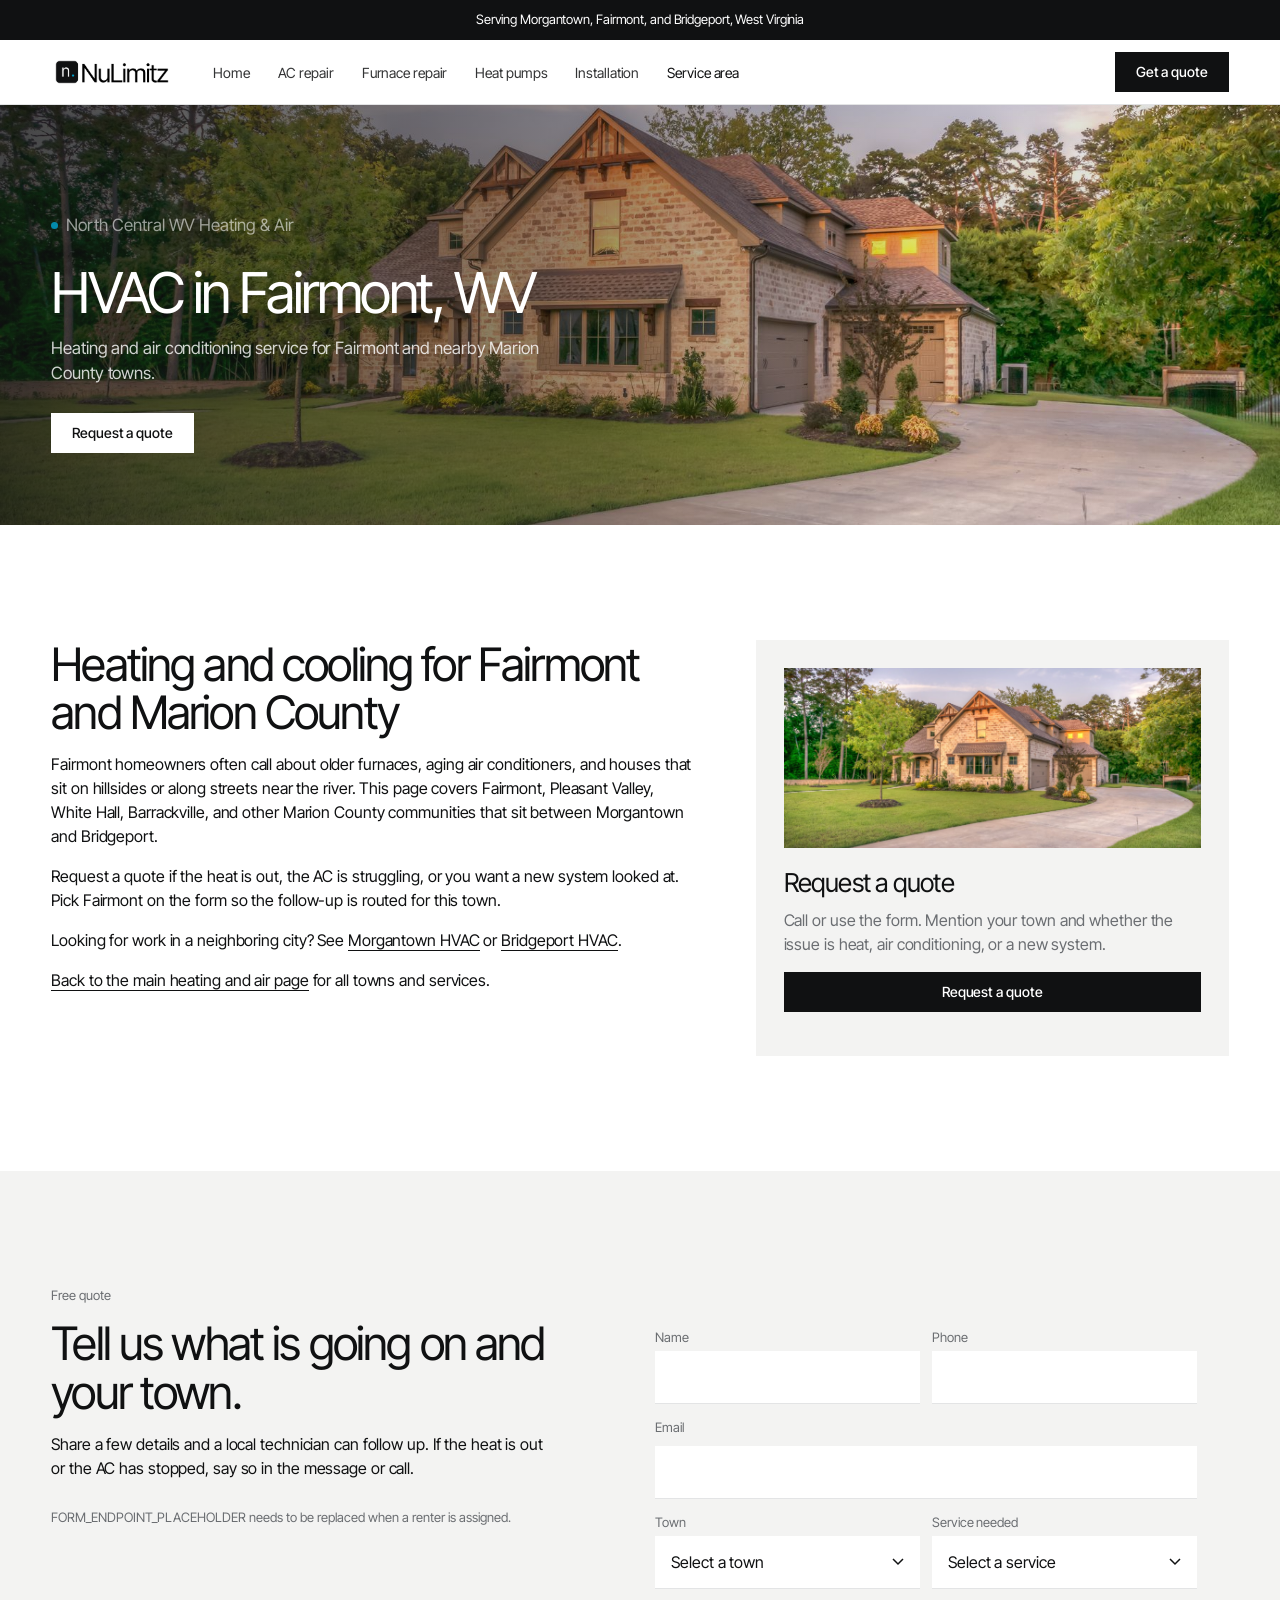
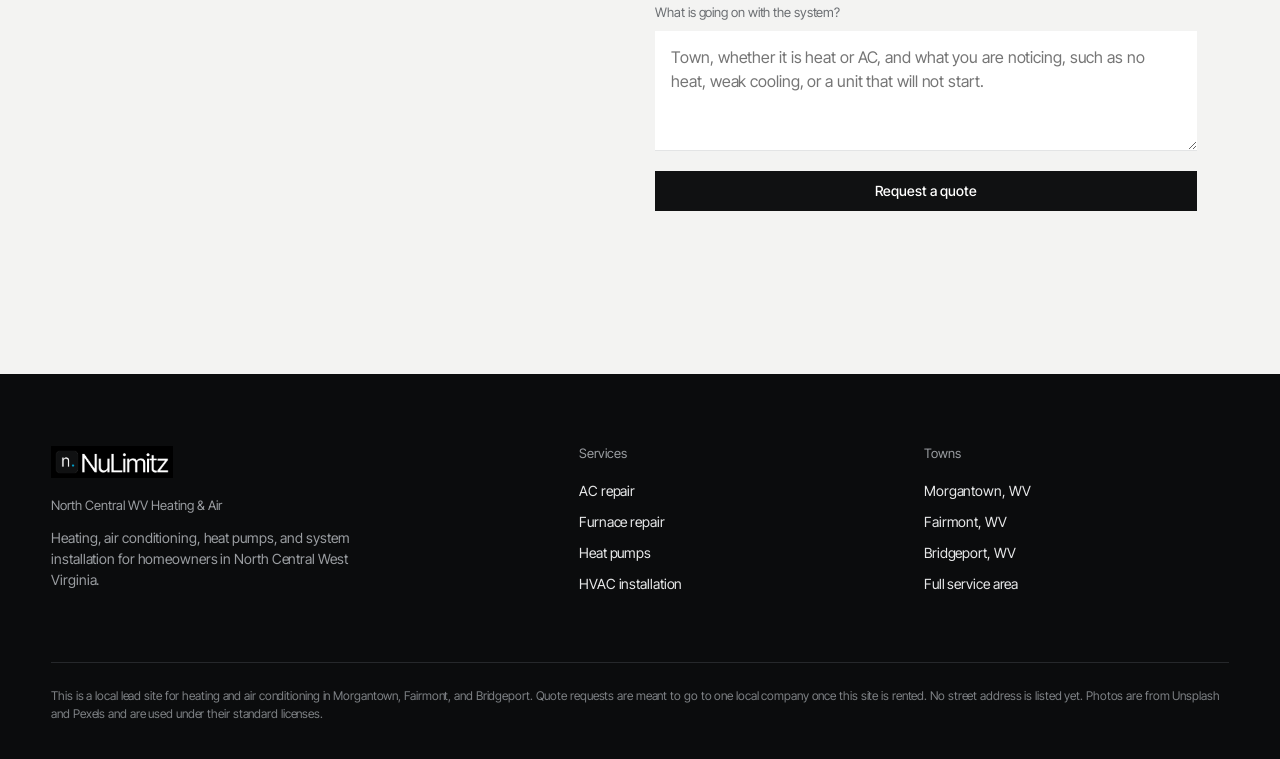
<file: fairmont/index.html>
<!DOCTYPE html>
<html lang="en">
<head>
  <meta charset="utf-8">
  <meta name="viewport" content="width=device-width, initial-scale=1">
  <title>HVAC in Fairmont, WV</title>
  <meta name="description" content="Heating, air conditioning, heat pump, and installation service for Fairmont, Pleasant Valley, White Hall, and Marion County, West Virginia.">
  <meta name="robots" content="noindex, nofollow">
  <link rel="icon" href="/favicon.ico" sizes="any">
  <link rel="icon" type="image/svg+xml" href="/favicon.svg">
  <link rel="icon" type="image/png" sizes="32x32" href="/favicon-32.png">
  <link rel="apple-touch-icon" href="/apple-touch-icon.png">
  <link rel="icon" type="image/png" sizes="512x512" href="/icon-512.png">
  <link rel="preconnect" href="https://fonts.googleapis.com">
  <link rel="preconnect" href="https://fonts.gstatic.com" crossorigin>
  <link href="https://fonts.googleapis.com/css2?family=Inter+Tight:wght@300;400;500&display=swap" rel="stylesheet">
  <link rel="stylesheet" href="../css/styles.css">
  <script type="application/ld+json">
{
  "@context": "https://schema.org",
  "@graph": [
    {
      "@type": "Service",
      "name": "HVAC in Fairmont, WV",
      "serviceType": "Heating and air conditioning",
      "description": "Heating, air conditioning, heat pump, and installation service for Fairmont, Pleasant Valley, White Hall, and Marion County, West Virginia.",
      "url": "/fairmont/",
      "provider": {
        "@type": "Organization",
        "name": "North Central WV Heating & Air"
      },
      "areaServed": [
        {
          "@type": "City",
          "name": "Morgantown",
          "addressRegion": "WV"
        },
        {
          "@type": "City",
          "name": "Fairmont",
          "addressRegion": "WV"
        },
        {
          "@type": "City",
          "name": "Bridgeport",
          "addressRegion": "WV"
        },
        {
          "@type": "AdministrativeArea",
          "name": "Monongalia County"
        },
        {
          "@type": "AdministrativeArea",
          "name": "Marion County"
        },
        {
          "@type": "AdministrativeArea",
          "name": "Harrison County"
        }
      ]
    }
  ]
}
</script>
</head>
<body>

<div class="topbar">
  <div class="wrap">
    <span>Serving Morgantown, Fairmont, and Bridgeport, West Virginia</span>
    </div>
</div>
<header class="site-header">
  <div class="wrap">
    <a class="logo" href="../index.html" aria-label="NuLimitz home"><img src="/img/logo-light.png" alt="NuLimitz"></a>
    <nav>
      <ul>
        <li><a href="../index.html">Home</a></li>
        <li><a href="../ac-repair/index.html">AC repair</a></li>
        <li><a href="../furnace-repair/index.html">Furnace repair</a></li>
        <li><a href="../heat-pumps/index.html">Heat pumps</a></li>
        <li><a href="../hvac-installation/index.html">Installation</a></li>
        <li><a href="../index.html#areas" aria-current="page">Service area</a></li>
        </ul>
    </nav>
    <div class="header-right">
      <a class="btn" href="../index.html#quote">Get a quote</a>
      <button class="nav-toggle" type="button" aria-expanded="false" aria-label="Open menu">Menu</button>
    </div>
  </div>
</header>

<section class="page-hero" style="background-image:url('../img/house-trees.jpg')">
  <div class="wrap">
    <p class="eyebrow">North Central WV Heating &amp; Air</p>
    <h1>HVAC in Fairmont, WV</h1>
    <p>Heating and air conditioning service for Fairmont and nearby Marion County towns.</p>
    <div class="hero-actions">
      <a class="btn btn-call" href="#quote">Request a quote</a>
    </div>
  </div>
</section>
<section class="section">
  <div class="wrap content-split">
    <div class="prose">

     <h2>Heating and cooling for Fairmont and Marion County</h2>
     <p>Fairmont homeowners often call about older furnaces, aging air conditioners, and houses that sit on hillsides or along streets near the river. This page covers Fairmont, Pleasant Valley, White Hall, Barrackville, and other Marion County communities that sit between Morgantown and Bridgeport.</p>
     <p>Request a quote if the heat is out, the AC is struggling, or you want a new system looked at. Pick Fairmont on the form so the follow-up is routed for this town.</p>
     <p>Looking for work in a neighboring city? See <a href="../morgantown/index.html">Morgantown HVAC</a> or <a href="../bridgeport/index.html">Bridgeport HVAC</a>.</p>
    
      <p><a href="../index.html">Back to the main heating and air page</a> for all towns and services.</p>
    </div>
    <aside class="side-card">
      <img src="../img/house-trees.jpg" alt="A brick home on a wooded lot, a setting common around Fairmont">
      <h3>Request a quote</h3>
      <p>Call or use the form. Mention your town and whether the issue is heat, air conditioning, or a new system.</p>
      <p><a class="btn btn-dark btn-wide" href="#quote">Request a quote</a></p>
    </aside>
  </div>
</section>

<section class="section band-ice" id="quote">
  <div class="wrap quote-grid">
    <div>
      <p class="eyebrow">Free quote</p>
      <h2>Tell us what is going on and your town.</h2>
      <p>Share a few details and a local technician can follow up. If the heat is out or the AC has stopped, say so in the message or call.</p>
      <p class="placeholder-note">FORM_ENDPOINT_PLACEHOLDER needs to be replaced when a renter is assigned.</p></div>
    <form action="FORM_ENDPOINT_PLACEHOLDER" method="post" data-quote-form>
      <div class="form-row">
        <div>
          <label for="name">Name</label>
          <input id="name" name="name" type="text" autocomplete="name" required>
        </div>
        <div>
          <label for="phone">Phone</label>
          <input id="phone" name="phone" type="tel" autocomplete="tel" required>
        </div>
      </div>
      <label for="email">Email</label>
      <input id="email" name="email" type="email" autocomplete="email">
      <div class="form-row">
        <div>
          <label for="city">Town</label>
          <select id="city" name="city" required>
            <option value="">Select a town</option>
            <option>Morgantown</option>
            <option>Fairmont</option>
            <option>Bridgeport</option>
            <option>Westover</option>
            <option>Star City</option>
            <option>Cheat Lake</option>
            <option>Clarksburg</option>
            <option>Other in North Central WV</option>
          </select>
        </div>
        <div>
          <label for="service">Service needed</label>
          <select id="service" name="service" required>
            <option value="" selected>Select a service</option>
            <option value="ac">AC repair</option>
            <option value="furnace">Furnace repair</option>
            <option value="heatpump">Heat pump service or install</option>
            <option value="install">New system installation</option>
            <option value="other">Not sure / other</option>
          </select>
        </div>
      </div>
      <label for="message">What is going on with the system?</label>
      <textarea id="message" name="message" placeholder="Town, whether it is heat or AC, and what you are noticing, such as no heat, weak cooling, or a unit that will not start." required></textarea>
      <p style="margin-top:1rem"><button class="btn btn-dark btn-wide" type="submit">Request a quote</button></p>
      <p class="form-status" role="status"></p>
    </form>
  </div>
</section>

<footer class="site-footer">
  <div class="wrap">
    <div class="foot-grid">
      <div>
        <a class="logo" href="../index.html" aria-label="NuLimitz home"><img src="/img/logo-dark.png" alt="NuLimitz"></a>
        <h2>North Central WV Heating &amp; Air</h2>
        <p>Heating, air conditioning, heat pumps, and system installation for homeowners in North Central West Virginia.</p>
        </div>
      <div>
        <h2>Services</h2>
        <ul>
          <li><a href="../ac-repair/index.html">AC repair</a></li>
          <li><a href="../furnace-repair/index.html">Furnace repair</a></li>
          <li><a href="../heat-pumps/index.html">Heat pumps</a></li>
          <li><a href="../hvac-installation/index.html">HVAC installation</a></li>
        </ul>
      </div>
      <div>
        <h2>Towns</h2>
        <ul>
          <li><a href="../morgantown/index.html">Morgantown, WV</a></li>
          <li><a href="../fairmont/index.html">Fairmont, WV</a></li>
          <li><a href="../bridgeport/index.html">Bridgeport, WV</a></li>
          <li><a href="../index.html#areas">Full service area</a></li>
        </ul>
      </div>
    </div>
    <p class="legal">This is a local lead site for heating and air conditioning in Morgantown, Fairmont, and Bridgeport. Quote requests are meant to go to one local company once this site is rented. No street address is listed yet. Photos are from Unsplash and Pexels and are used under their standard licenses.</p>
  </div>
</footer>
<script src="../js/main.js"></script>

</body>
</html>
</file>
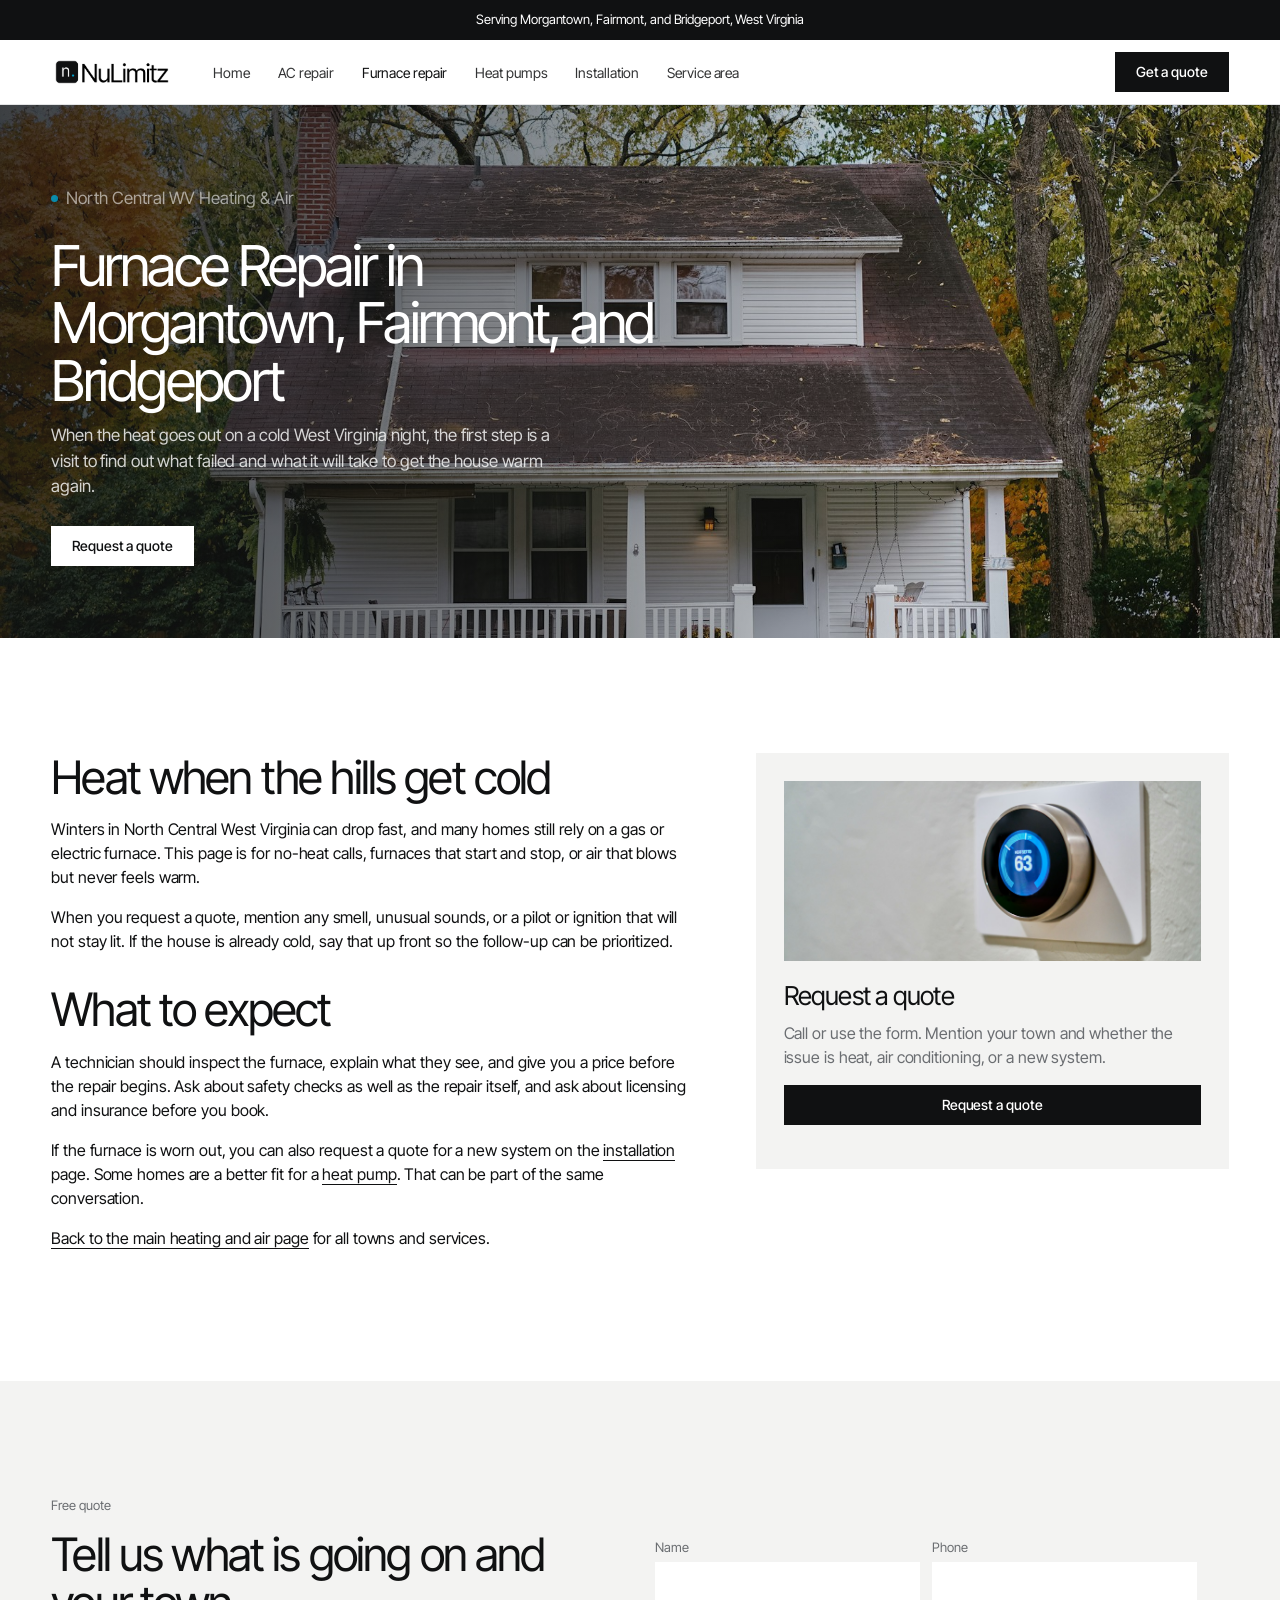
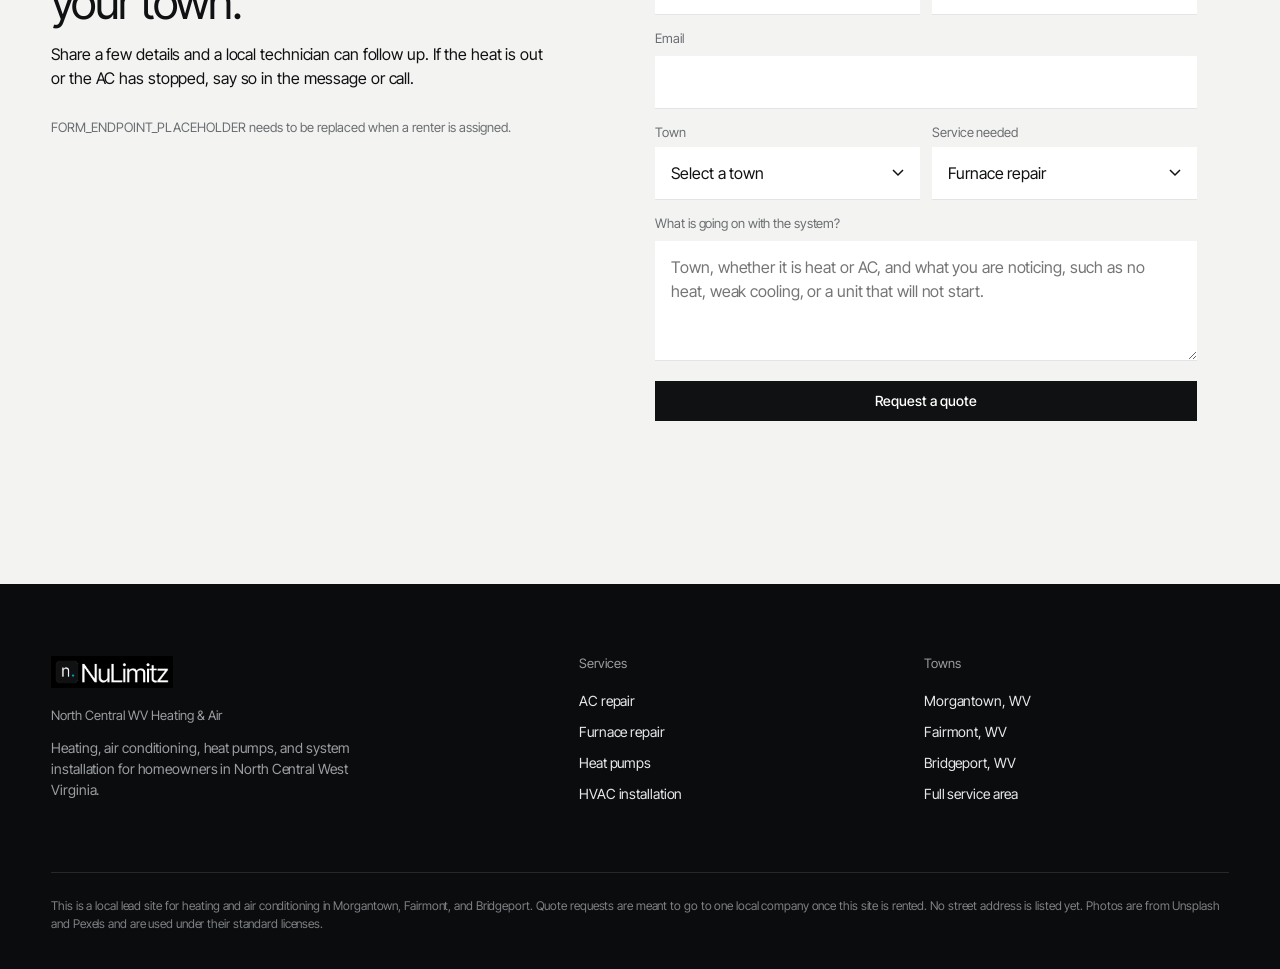
<file: furnace-repair/index.html>
<!DOCTYPE html>
<html lang="en">
<head>
  <meta charset="utf-8">
  <meta name="viewport" content="width=device-width, initial-scale=1">
  <title>Furnace Repair in Morgantown, Fairmont, and Bridgeport, WV</title>
  <meta name="description" content="Furnace repair for homes in Morgantown, Fairmont, and Bridgeport, West Virginia, including no-heat calls and short cycling.">
  <meta name="robots" content="noindex, nofollow">
  <link rel="icon" href="/favicon.ico" sizes="any">
  <link rel="icon" type="image/svg+xml" href="/favicon.svg">
  <link rel="icon" type="image/png" sizes="32x32" href="/favicon-32.png">
  <link rel="apple-touch-icon" href="/apple-touch-icon.png">
  <link rel="icon" type="image/png" sizes="512x512" href="/icon-512.png">
  <link rel="preconnect" href="https://fonts.googleapis.com">
  <link rel="preconnect" href="https://fonts.gstatic.com" crossorigin>
  <link href="https://fonts.googleapis.com/css2?family=Inter+Tight:wght@300;400;500&display=swap" rel="stylesheet">
  <link rel="stylesheet" href="../css/styles.css">
  <script type="application/ld+json">
{
  "@context": "https://schema.org",
  "@graph": [
    {
      "@type": "Service",
      "name": "Furnace Repair in Morgantown, Fairmont, and Bridgeport",
      "serviceType": "Heating and air conditioning",
      "description": "Furnace repair for homes in Morgantown, Fairmont, and Bridgeport, West Virginia, including no-heat calls and short cycling.",
      "url": "/furnace-repair/",
      "provider": {
        "@type": "Organization",
        "name": "North Central WV Heating & Air"
      },
      "areaServed": [
        {
          "@type": "City",
          "name": "Morgantown",
          "addressRegion": "WV"
        },
        {
          "@type": "City",
          "name": "Fairmont",
          "addressRegion": "WV"
        },
        {
          "@type": "City",
          "name": "Bridgeport",
          "addressRegion": "WV"
        },
        {
          "@type": "AdministrativeArea",
          "name": "Monongalia County"
        },
        {
          "@type": "AdministrativeArea",
          "name": "Marion County"
        },
        {
          "@type": "AdministrativeArea",
          "name": "Harrison County"
        }
      ]
    }
  ]
}
</script>
</head>
<body>

<div class="topbar">
  <div class="wrap">
    <span>Serving Morgantown, Fairmont, and Bridgeport, West Virginia</span>
    </div>
</div>
<header class="site-header">
  <div class="wrap">
    <a class="logo" href="../index.html" aria-label="NuLimitz home"><img src="/img/logo-light.png" alt="NuLimitz"></a>
    <nav>
      <ul>
        <li><a href="../index.html">Home</a></li>
        <li><a href="../ac-repair/index.html">AC repair</a></li>
        <li><a href="../furnace-repair/index.html" aria-current="page">Furnace repair</a></li>
        <li><a href="../heat-pumps/index.html">Heat pumps</a></li>
        <li><a href="../hvac-installation/index.html">Installation</a></li>
        <li><a href="../index.html#areas">Service area</a></li>
        </ul>
    </nav>
    <div class="header-right">
      <a class="btn" href="../index.html#quote">Get a quote</a>
      <button class="nav-toggle" type="button" aria-expanded="false" aria-label="Open menu">Menu</button>
    </div>
  </div>
</header>

<section class="page-hero" style="background-image:url('../img/house-autumn.jpg')">
  <div class="wrap">
    <p class="eyebrow">North Central WV Heating &amp; Air</p>
    <h1>Furnace Repair in Morgantown, Fairmont, and Bridgeport</h1>
    <p>When the heat goes out on a cold West Virginia night, the first step is a visit to find out what failed and what it will take to get the house warm again.</p>
    <div class="hero-actions">
      <a class="btn btn-call" href="#quote">Request a quote</a>
    </div>
  </div>
</section>
<section class="section">
  <div class="wrap content-split">
    <div class="prose">

    <h2>Heat when the hills get cold</h2>
    <p>Winters in North Central West Virginia can drop fast, and many homes still rely on a gas or electric furnace. This page is for no-heat calls, furnaces that start and stop, or air that blows but never feels warm.</p>
    <p>When you request a quote, mention any smell, unusual sounds, or a pilot or ignition that will not stay lit. If the house is already cold, say that up front so the follow-up can be prioritized.</p>
    <h2>What to expect</h2>
    <p>A technician should inspect the furnace, explain what they see, and give you a price before the repair begins. Ask about safety checks as well as the repair itself, and ask about licensing and insurance before you book.</p>
    <p>If the furnace is worn out, you can also request a quote for a new system on the <a href="../hvac-installation/index.html">installation</a> page. Some homes are a better fit for a <a href="../heat-pumps/index.html">heat pump</a>. That can be part of the same conversation.</p>
    
      <p><a href="../index.html">Back to the main heating and air page</a> for all towns and services.</p>
    </div>
    <aside class="side-card">
      <img src="../img/thermostat.jpg" alt="A wall thermostat used to control home heating">
      <h3>Request a quote</h3>
      <p>Call or use the form. Mention your town and whether the issue is heat, air conditioning, or a new system.</p>
      <p><a class="btn btn-dark btn-wide" href="#quote">Request a quote</a></p>
    </aside>
  </div>
</section>

<section class="section band-ice" id="quote">
  <div class="wrap quote-grid">
    <div>
      <p class="eyebrow">Free quote</p>
      <h2>Tell us what is going on and your town.</h2>
      <p>Share a few details and a local technician can follow up. If the heat is out or the AC has stopped, say so in the message or call.</p>
      <p class="placeholder-note">FORM_ENDPOINT_PLACEHOLDER needs to be replaced when a renter is assigned.</p></div>
    <form action="FORM_ENDPOINT_PLACEHOLDER" method="post" data-quote-form>
      <div class="form-row">
        <div>
          <label for="name">Name</label>
          <input id="name" name="name" type="text" autocomplete="name" required>
        </div>
        <div>
          <label for="phone">Phone</label>
          <input id="phone" name="phone" type="tel" autocomplete="tel" required>
        </div>
      </div>
      <label for="email">Email</label>
      <input id="email" name="email" type="email" autocomplete="email">
      <div class="form-row">
        <div>
          <label for="city">Town</label>
          <select id="city" name="city" required>
            <option value="">Select a town</option>
            <option>Morgantown</option>
            <option>Fairmont</option>
            <option>Bridgeport</option>
            <option>Westover</option>
            <option>Star City</option>
            <option>Cheat Lake</option>
            <option>Clarksburg</option>
            <option>Other in North Central WV</option>
          </select>
        </div>
        <div>
          <label for="service">Service needed</label>
          <select id="service" name="service" required>
            <option value="">Select a service</option>
            <option value="ac">AC repair</option>
            <option value="furnace" selected>Furnace repair</option>
            <option value="heatpump">Heat pump service or install</option>
            <option value="install">New system installation</option>
            <option value="other">Not sure / other</option>
          </select>
        </div>
      </div>
      <label for="message">What is going on with the system?</label>
      <textarea id="message" name="message" placeholder="Town, whether it is heat or AC, and what you are noticing, such as no heat, weak cooling, or a unit that will not start." required></textarea>
      <p style="margin-top:1rem"><button class="btn btn-dark btn-wide" type="submit">Request a quote</button></p>
      <p class="form-status" role="status"></p>
    </form>
  </div>
</section>

<footer class="site-footer">
  <div class="wrap">
    <div class="foot-grid">
      <div>
        <a class="logo" href="../index.html" aria-label="NuLimitz home"><img src="/img/logo-dark.png" alt="NuLimitz"></a>
        <h2>North Central WV Heating &amp; Air</h2>
        <p>Heating, air conditioning, heat pumps, and system installation for homeowners in North Central West Virginia.</p>
        </div>
      <div>
        <h2>Services</h2>
        <ul>
          <li><a href="../ac-repair/index.html">AC repair</a></li>
          <li><a href="../furnace-repair/index.html">Furnace repair</a></li>
          <li><a href="../heat-pumps/index.html">Heat pumps</a></li>
          <li><a href="../hvac-installation/index.html">HVAC installation</a></li>
        </ul>
      </div>
      <div>
        <h2>Towns</h2>
        <ul>
          <li><a href="../morgantown/index.html">Morgantown, WV</a></li>
          <li><a href="../fairmont/index.html">Fairmont, WV</a></li>
          <li><a href="../bridgeport/index.html">Bridgeport, WV</a></li>
          <li><a href="../index.html#areas">Full service area</a></li>
        </ul>
      </div>
    </div>
    <p class="legal">This is a local lead site for heating and air conditioning in Morgantown, Fairmont, and Bridgeport. Quote requests are meant to go to one local company once this site is rented. No street address is listed yet. Photos are from Unsplash and Pexels and are used under their standard licenses.</p>
  </div>
</footer>
<script src="../js/main.js"></script>

</body>
</html>
</file>
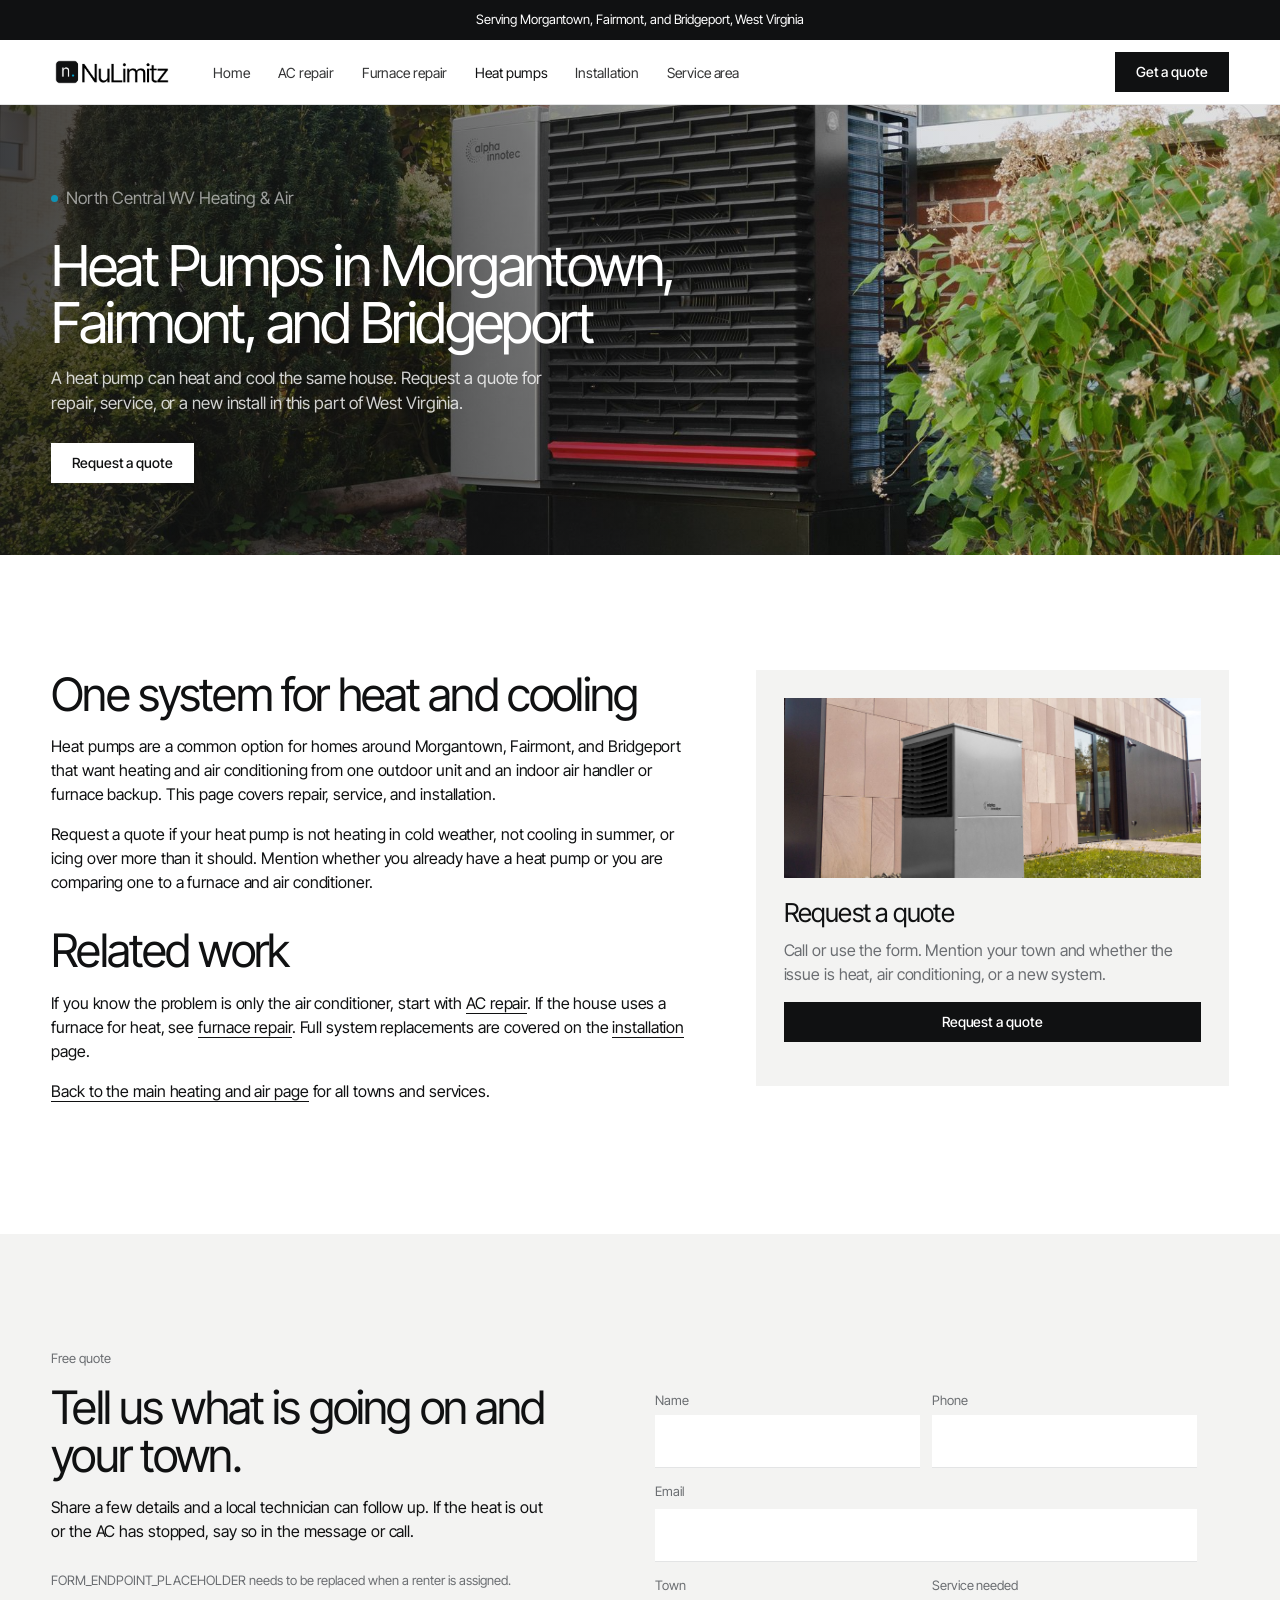
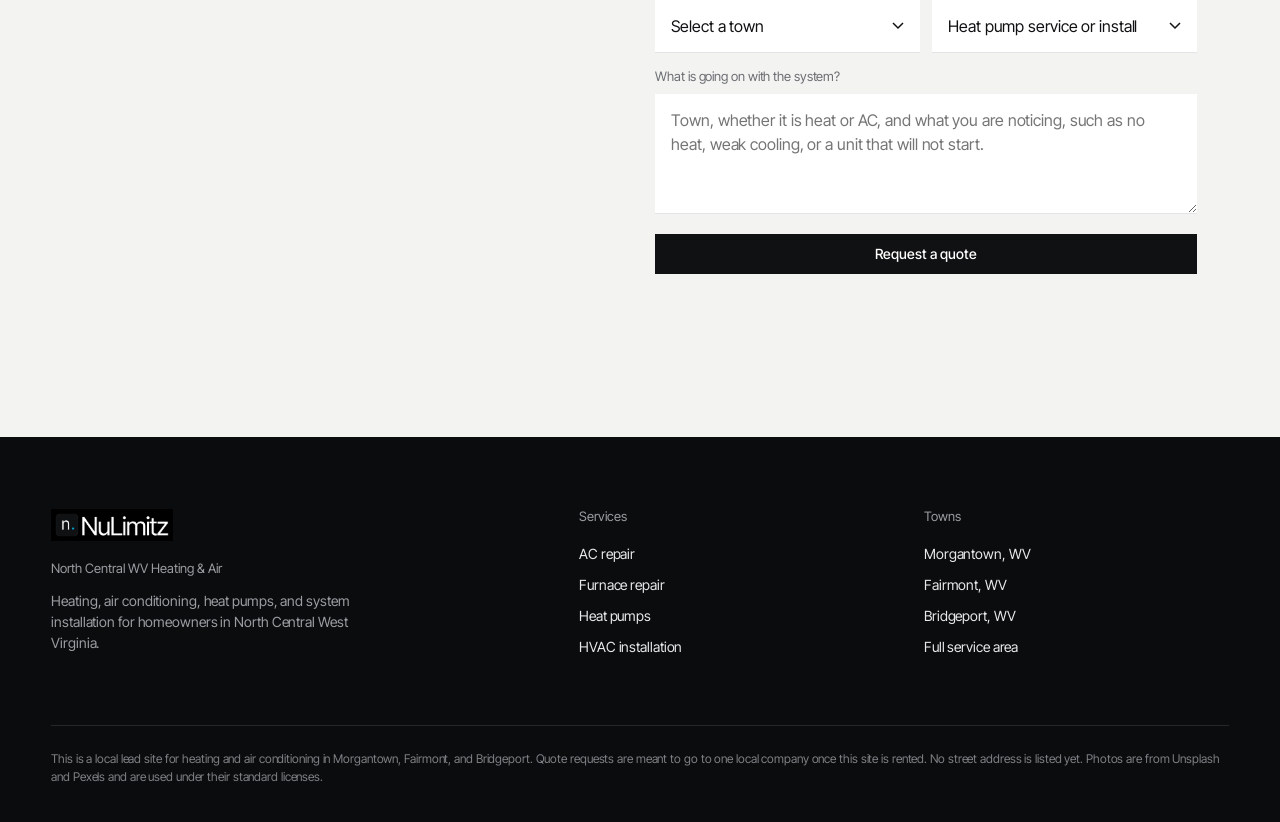
<file: heat-pumps/index.html>
<!DOCTYPE html>
<html lang="en">
<head>
  <meta charset="utf-8">
  <meta name="viewport" content="width=device-width, initial-scale=1">
  <title>Heat Pumps in Morgantown, Fairmont, and Bridgeport, WV</title>
  <meta name="description" content="Heat pump repair, service, and installation for homes in Morgantown, Fairmont, and Bridgeport, West Virginia.">
  <meta name="robots" content="noindex, nofollow">
  <link rel="icon" href="/favicon.ico" sizes="any">
  <link rel="icon" type="image/svg+xml" href="/favicon.svg">
  <link rel="icon" type="image/png" sizes="32x32" href="/favicon-32.png">
  <link rel="apple-touch-icon" href="/apple-touch-icon.png">
  <link rel="icon" type="image/png" sizes="512x512" href="/icon-512.png">
  <link rel="preconnect" href="https://fonts.googleapis.com">
  <link rel="preconnect" href="https://fonts.gstatic.com" crossorigin>
  <link href="https://fonts.googleapis.com/css2?family=Inter+Tight:wght@300;400;500&display=swap" rel="stylesheet">
  <link rel="stylesheet" href="../css/styles.css">
  <script type="application/ld+json">
{
  "@context": "https://schema.org",
  "@graph": [
    {
      "@type": "Service",
      "name": "Heat Pump Service in Morgantown, Fairmont, and Bridgeport",
      "serviceType": "Heating and air conditioning",
      "description": "Heat pump repair, service, and installation for homes in Morgantown, Fairmont, and Bridgeport, West Virginia.",
      "url": "/heat-pumps/",
      "provider": {
        "@type": "Organization",
        "name": "North Central WV Heating & Air"
      },
      "areaServed": [
        {
          "@type": "City",
          "name": "Morgantown",
          "addressRegion": "WV"
        },
        {
          "@type": "City",
          "name": "Fairmont",
          "addressRegion": "WV"
        },
        {
          "@type": "City",
          "name": "Bridgeport",
          "addressRegion": "WV"
        },
        {
          "@type": "AdministrativeArea",
          "name": "Monongalia County"
        },
        {
          "@type": "AdministrativeArea",
          "name": "Marion County"
        },
        {
          "@type": "AdministrativeArea",
          "name": "Harrison County"
        }
      ]
    }
  ]
}
</script>
</head>
<body>

<div class="topbar">
  <div class="wrap">
    <span>Serving Morgantown, Fairmont, and Bridgeport, West Virginia</span>
    </div>
</div>
<header class="site-header">
  <div class="wrap">
    <a class="logo" href="../index.html" aria-label="NuLimitz home"><img src="/img/logo-light.png" alt="NuLimitz"></a>
    <nav>
      <ul>
        <li><a href="../index.html">Home</a></li>
        <li><a href="../ac-repair/index.html">AC repair</a></li>
        <li><a href="../furnace-repair/index.html">Furnace repair</a></li>
        <li><a href="../heat-pumps/index.html" aria-current="page">Heat pumps</a></li>
        <li><a href="../hvac-installation/index.html">Installation</a></li>
        <li><a href="../index.html#areas">Service area</a></li>
        </ul>
    </nav>
    <div class="header-right">
      <a class="btn" href="../index.html#quote">Get a quote</a>
      <button class="nav-toggle" type="button" aria-expanded="false" aria-label="Open menu">Menu</button>
    </div>
  </div>
</header>

<section class="page-hero" style="background-image:url('../img/heat-pump.jpg')">
  <div class="wrap">
    <p class="eyebrow">North Central WV Heating &amp; Air</p>
    <h1>Heat Pumps in Morgantown, Fairmont, and Bridgeport</h1>
    <p>A heat pump can heat and cool the same house. Request a quote for repair, service, or a new install in this part of West Virginia.</p>
    <div class="hero-actions">
      <a class="btn btn-call" href="#quote">Request a quote</a>
    </div>
  </div>
</section>
<section class="section">
  <div class="wrap content-split">
    <div class="prose">

    <h2>One system for heat and cooling</h2>
    <p>Heat pumps are a common option for homes around Morgantown, Fairmont, and Bridgeport that want heating and air conditioning from one outdoor unit and an indoor air handler or furnace backup. This page covers repair, service, and installation.</p>
    <p>Request a quote if your heat pump is not heating in cold weather, not cooling in summer, or icing over more than it should. Mention whether you already have a heat pump or you are comparing one to a furnace and air conditioner.</p>
    <h2>Related work</h2>
    <p>If you know the problem is only the air conditioner, start with <a href="../ac-repair/index.html">AC repair</a>. If the house uses a furnace for heat, see <a href="../furnace-repair/index.html">furnace repair</a>. Full system replacements are covered on the <a href="../hvac-installation/index.html">installation</a> page.</p>
    
      <p><a href="../index.html">Back to the main heating and air page</a> for all towns and services.</p>
    </div>
    <aside class="side-card">
      <img src="../img/heat-pump-house.jpg" alt="A modern heat pump sitting beside a house">
      <h3>Request a quote</h3>
      <p>Call or use the form. Mention your town and whether the issue is heat, air conditioning, or a new system.</p>
      <p><a class="btn btn-dark btn-wide" href="#quote">Request a quote</a></p>
    </aside>
  </div>
</section>

<section class="section band-ice" id="quote">
  <div class="wrap quote-grid">
    <div>
      <p class="eyebrow">Free quote</p>
      <h2>Tell us what is going on and your town.</h2>
      <p>Share a few details and a local technician can follow up. If the heat is out or the AC has stopped, say so in the message or call.</p>
      <p class="placeholder-note">FORM_ENDPOINT_PLACEHOLDER needs to be replaced when a renter is assigned.</p></div>
    <form action="FORM_ENDPOINT_PLACEHOLDER" method="post" data-quote-form>
      <div class="form-row">
        <div>
          <label for="name">Name</label>
          <input id="name" name="name" type="text" autocomplete="name" required>
        </div>
        <div>
          <label for="phone">Phone</label>
          <input id="phone" name="phone" type="tel" autocomplete="tel" required>
        </div>
      </div>
      <label for="email">Email</label>
      <input id="email" name="email" type="email" autocomplete="email">
      <div class="form-row">
        <div>
          <label for="city">Town</label>
          <select id="city" name="city" required>
            <option value="">Select a town</option>
            <option>Morgantown</option>
            <option>Fairmont</option>
            <option>Bridgeport</option>
            <option>Westover</option>
            <option>Star City</option>
            <option>Cheat Lake</option>
            <option>Clarksburg</option>
            <option>Other in North Central WV</option>
          </select>
        </div>
        <div>
          <label for="service">Service needed</label>
          <select id="service" name="service" required>
            <option value="">Select a service</option>
            <option value="ac">AC repair</option>
            <option value="furnace">Furnace repair</option>
            <option value="heatpump" selected>Heat pump service or install</option>
            <option value="install">New system installation</option>
            <option value="other">Not sure / other</option>
          </select>
        </div>
      </div>
      <label for="message">What is going on with the system?</label>
      <textarea id="message" name="message" placeholder="Town, whether it is heat or AC, and what you are noticing, such as no heat, weak cooling, or a unit that will not start." required></textarea>
      <p style="margin-top:1rem"><button class="btn btn-dark btn-wide" type="submit">Request a quote</button></p>
      <p class="form-status" role="status"></p>
    </form>
  </div>
</section>

<footer class="site-footer">
  <div class="wrap">
    <div class="foot-grid">
      <div>
        <a class="logo" href="../index.html" aria-label="NuLimitz home"><img src="/img/logo-dark.png" alt="NuLimitz"></a>
        <h2>North Central WV Heating &amp; Air</h2>
        <p>Heating, air conditioning, heat pumps, and system installation for homeowners in North Central West Virginia.</p>
        </div>
      <div>
        <h2>Services</h2>
        <ul>
          <li><a href="../ac-repair/index.html">AC repair</a></li>
          <li><a href="../furnace-repair/index.html">Furnace repair</a></li>
          <li><a href="../heat-pumps/index.html">Heat pumps</a></li>
          <li><a href="../hvac-installation/index.html">HVAC installation</a></li>
        </ul>
      </div>
      <div>
        <h2>Towns</h2>
        <ul>
          <li><a href="../morgantown/index.html">Morgantown, WV</a></li>
          <li><a href="../fairmont/index.html">Fairmont, WV</a></li>
          <li><a href="../bridgeport/index.html">Bridgeport, WV</a></li>
          <li><a href="../index.html#areas">Full service area</a></li>
        </ul>
      </div>
    </div>
    <p class="legal">This is a local lead site for heating and air conditioning in Morgantown, Fairmont, and Bridgeport. Quote requests are meant to go to one local company once this site is rented. No street address is listed yet. Photos are from Unsplash and Pexels and are used under their standard licenses.</p>
  </div>
</footer>
<script src="../js/main.js"></script>

</body>
</html>
</file>
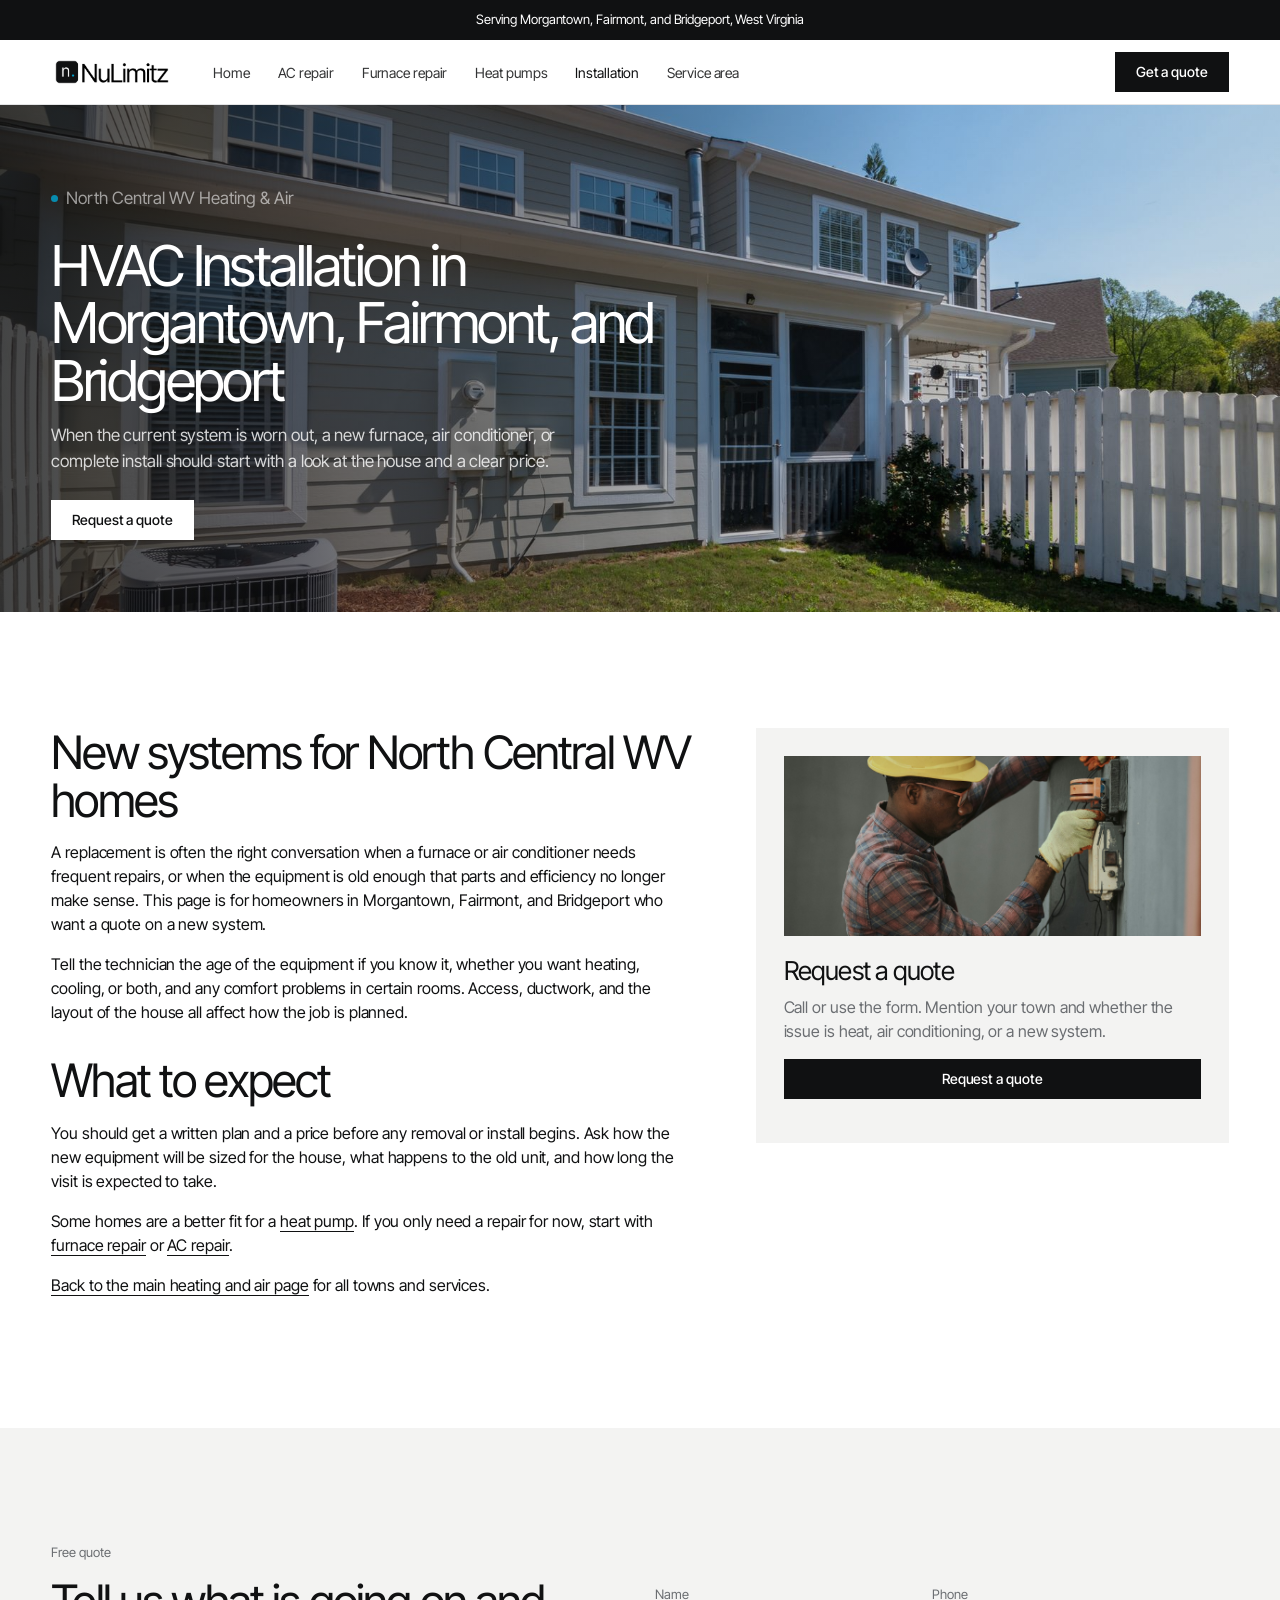
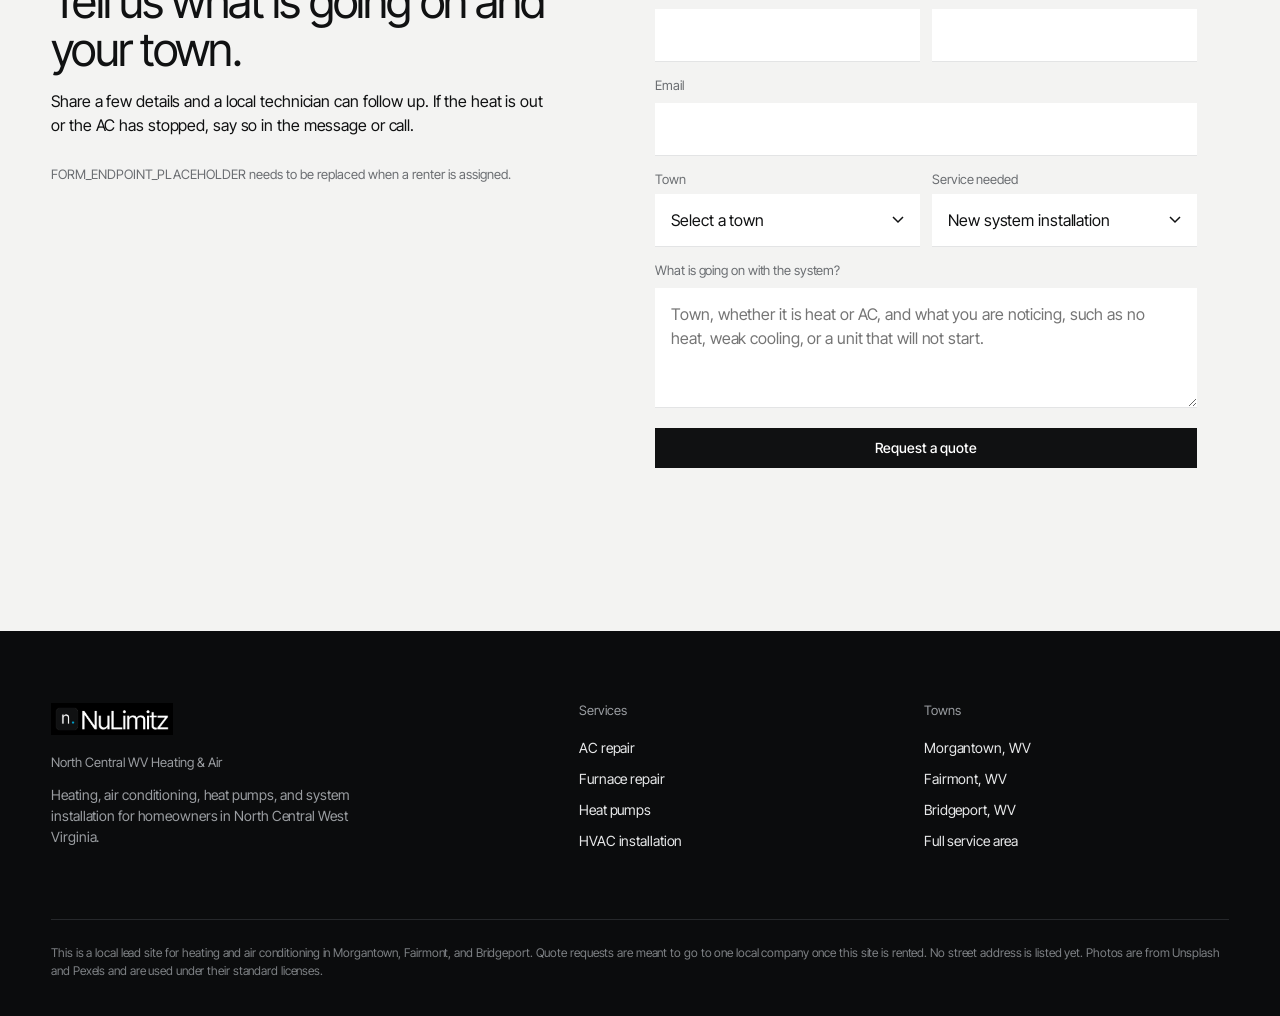
<file: hvac-installation/index.html>
<!DOCTYPE html>
<html lang="en">
<head>
  <meta charset="utf-8">
  <meta name="viewport" content="width=device-width, initial-scale=1">
  <title>HVAC Installation in Morgantown, Fairmont, and Bridgeport, WV</title>
  <meta name="description" content="Furnace, air conditioner, and full HVAC system installation quotes for homes in Morgantown, Fairmont, and Bridgeport, West Virginia.">
  <meta name="robots" content="noindex, nofollow">
  <link rel="icon" href="/favicon.ico" sizes="any">
  <link rel="icon" type="image/svg+xml" href="/favicon.svg">
  <link rel="icon" type="image/png" sizes="32x32" href="/favicon-32.png">
  <link rel="apple-touch-icon" href="/apple-touch-icon.png">
  <link rel="icon" type="image/png" sizes="512x512" href="/icon-512.png">
  <link rel="preconnect" href="https://fonts.googleapis.com">
  <link rel="preconnect" href="https://fonts.gstatic.com" crossorigin>
  <link href="https://fonts.googleapis.com/css2?family=Inter+Tight:wght@300;400;500&display=swap" rel="stylesheet">
  <link rel="stylesheet" href="../css/styles.css">
  <script type="application/ld+json">
{
  "@context": "https://schema.org",
  "@graph": [
    {
      "@type": "Service",
      "name": "HVAC Installation in Morgantown, Fairmont, and Bridgeport",
      "serviceType": "Heating and air conditioning",
      "description": "Furnace, air conditioner, and full HVAC system installation quotes for homes in Morgantown, Fairmont, and Bridgeport, West Virginia.",
      "url": "/hvac-installation/",
      "provider": {
        "@type": "Organization",
        "name": "North Central WV Heating & Air"
      },
      "areaServed": [
        {
          "@type": "City",
          "name": "Morgantown",
          "addressRegion": "WV"
        },
        {
          "@type": "City",
          "name": "Fairmont",
          "addressRegion": "WV"
        },
        {
          "@type": "City",
          "name": "Bridgeport",
          "addressRegion": "WV"
        },
        {
          "@type": "AdministrativeArea",
          "name": "Monongalia County"
        },
        {
          "@type": "AdministrativeArea",
          "name": "Marion County"
        },
        {
          "@type": "AdministrativeArea",
          "name": "Harrison County"
        }
      ]
    }
  ]
}
</script>
</head>
<body>

<div class="topbar">
  <div class="wrap">
    <span>Serving Morgantown, Fairmont, and Bridgeport, West Virginia</span>
    </div>
</div>
<header class="site-header">
  <div class="wrap">
    <a class="logo" href="../index.html" aria-label="NuLimitz home"><img src="/img/logo-light.png" alt="NuLimitz"></a>
    <nav>
      <ul>
        <li><a href="../index.html">Home</a></li>
        <li><a href="../ac-repair/index.html">AC repair</a></li>
        <li><a href="../furnace-repair/index.html">Furnace repair</a></li>
        <li><a href="../heat-pumps/index.html">Heat pumps</a></li>
        <li><a href="../hvac-installation/index.html" aria-current="page">Installation</a></li>
        <li><a href="../index.html#areas">Service area</a></li>
        </ul>
    </nav>
    <div class="header-right">
      <a class="btn" href="../index.html#quote">Get a quote</a>
      <button class="nav-toggle" type="button" aria-expanded="false" aria-label="Open menu">Menu</button>
    </div>
  </div>
</header>

<section class="page-hero" style="background-image:url('../img/condenser-yard.jpg')">
  <div class="wrap">
    <p class="eyebrow">North Central WV Heating &amp; Air</p>
    <h1>HVAC Installation in Morgantown, Fairmont, and Bridgeport</h1>
    <p>When the current system is worn out, a new furnace, air conditioner, or complete install should start with a look at the house and a clear price.</p>
    <div class="hero-actions">
      <a class="btn btn-call" href="#quote">Request a quote</a>
    </div>
  </div>
</section>
<section class="section">
  <div class="wrap content-split">
    <div class="prose">

    <h2>New systems for North Central WV homes</h2>
    <p>A replacement is often the right conversation when a furnace or air conditioner needs frequent repairs, or when the equipment is old enough that parts and efficiency no longer make sense. This page is for homeowners in Morgantown, Fairmont, and Bridgeport who want a quote on a new system.</p>
    <p>Tell the technician the age of the equipment if you know it, whether you want heating, cooling, or both, and any comfort problems in certain rooms. Access, ductwork, and the layout of the house all affect how the job is planned.</p>
    <h2>What to expect</h2>
    <p>You should get a written plan and a price before any removal or install begins. Ask how the new equipment will be sized for the house, what happens to the old unit, and how long the visit is expected to take.</p>
    <p>Some homes are a better fit for a <a href="../heat-pumps/index.html">heat pump</a>. If you only need a repair for now, start with <a href="../furnace-repair/index.html">furnace repair</a> or <a href="../ac-repair/index.html">AC repair</a>.</p>
    
      <p><a href="../index.html">Back to the main heating and air page</a> for all towns and services.</p>
    </div>
    <aside class="side-card">
      <img src="../img/tech-panel.jpg" alt="A technician working on electrical connections during an equipment install">
      <h3>Request a quote</h3>
      <p>Call or use the form. Mention your town and whether the issue is heat, air conditioning, or a new system.</p>
      <p><a class="btn btn-dark btn-wide" href="#quote">Request a quote</a></p>
    </aside>
  </div>
</section>

<section class="section band-ice" id="quote">
  <div class="wrap quote-grid">
    <div>
      <p class="eyebrow">Free quote</p>
      <h2>Tell us what is going on and your town.</h2>
      <p>Share a few details and a local technician can follow up. If the heat is out or the AC has stopped, say so in the message or call.</p>
      <p class="placeholder-note">FORM_ENDPOINT_PLACEHOLDER needs to be replaced when a renter is assigned.</p></div>
    <form action="FORM_ENDPOINT_PLACEHOLDER" method="post" data-quote-form>
      <div class="form-row">
        <div>
          <label for="name">Name</label>
          <input id="name" name="name" type="text" autocomplete="name" required>
        </div>
        <div>
          <label for="phone">Phone</label>
          <input id="phone" name="phone" type="tel" autocomplete="tel" required>
        </div>
      </div>
      <label for="email">Email</label>
      <input id="email" name="email" type="email" autocomplete="email">
      <div class="form-row">
        <div>
          <label for="city">Town</label>
          <select id="city" name="city" required>
            <option value="">Select a town</option>
            <option>Morgantown</option>
            <option>Fairmont</option>
            <option>Bridgeport</option>
            <option>Westover</option>
            <option>Star City</option>
            <option>Cheat Lake</option>
            <option>Clarksburg</option>
            <option>Other in North Central WV</option>
          </select>
        </div>
        <div>
          <label for="service">Service needed</label>
          <select id="service" name="service" required>
            <option value="">Select a service</option>
            <option value="ac">AC repair</option>
            <option value="furnace">Furnace repair</option>
            <option value="heatpump">Heat pump service or install</option>
            <option value="install" selected>New system installation</option>
            <option value="other">Not sure / other</option>
          </select>
        </div>
      </div>
      <label for="message">What is going on with the system?</label>
      <textarea id="message" name="message" placeholder="Town, whether it is heat or AC, and what you are noticing, such as no heat, weak cooling, or a unit that will not start." required></textarea>
      <p style="margin-top:1rem"><button class="btn btn-dark btn-wide" type="submit">Request a quote</button></p>
      <p class="form-status" role="status"></p>
    </form>
  </div>
</section>

<footer class="site-footer">
  <div class="wrap">
    <div class="foot-grid">
      <div>
        <a class="logo" href="../index.html" aria-label="NuLimitz home"><img src="/img/logo-dark.png" alt="NuLimitz"></a>
        <h2>North Central WV Heating &amp; Air</h2>
        <p>Heating, air conditioning, heat pumps, and system installation for homeowners in North Central West Virginia.</p>
        </div>
      <div>
        <h2>Services</h2>
        <ul>
          <li><a href="../ac-repair/index.html">AC repair</a></li>
          <li><a href="../furnace-repair/index.html">Furnace repair</a></li>
          <li><a href="../heat-pumps/index.html">Heat pumps</a></li>
          <li><a href="../hvac-installation/index.html">HVAC installation</a></li>
        </ul>
      </div>
      <div>
        <h2>Towns</h2>
        <ul>
          <li><a href="../morgantown/index.html">Morgantown, WV</a></li>
          <li><a href="../fairmont/index.html">Fairmont, WV</a></li>
          <li><a href="../bridgeport/index.html">Bridgeport, WV</a></li>
          <li><a href="../index.html#areas">Full service area</a></li>
        </ul>
      </div>
    </div>
    <p class="legal">This is a local lead site for heating and air conditioning in Morgantown, Fairmont, and Bridgeport. Quote requests are meant to go to one local company once this site is rented. No street address is listed yet. Photos are from Unsplash and Pexels and are used under their standard licenses.</p>
  </div>
</footer>
<script src="../js/main.js"></script>

</body>
</html>
</file>
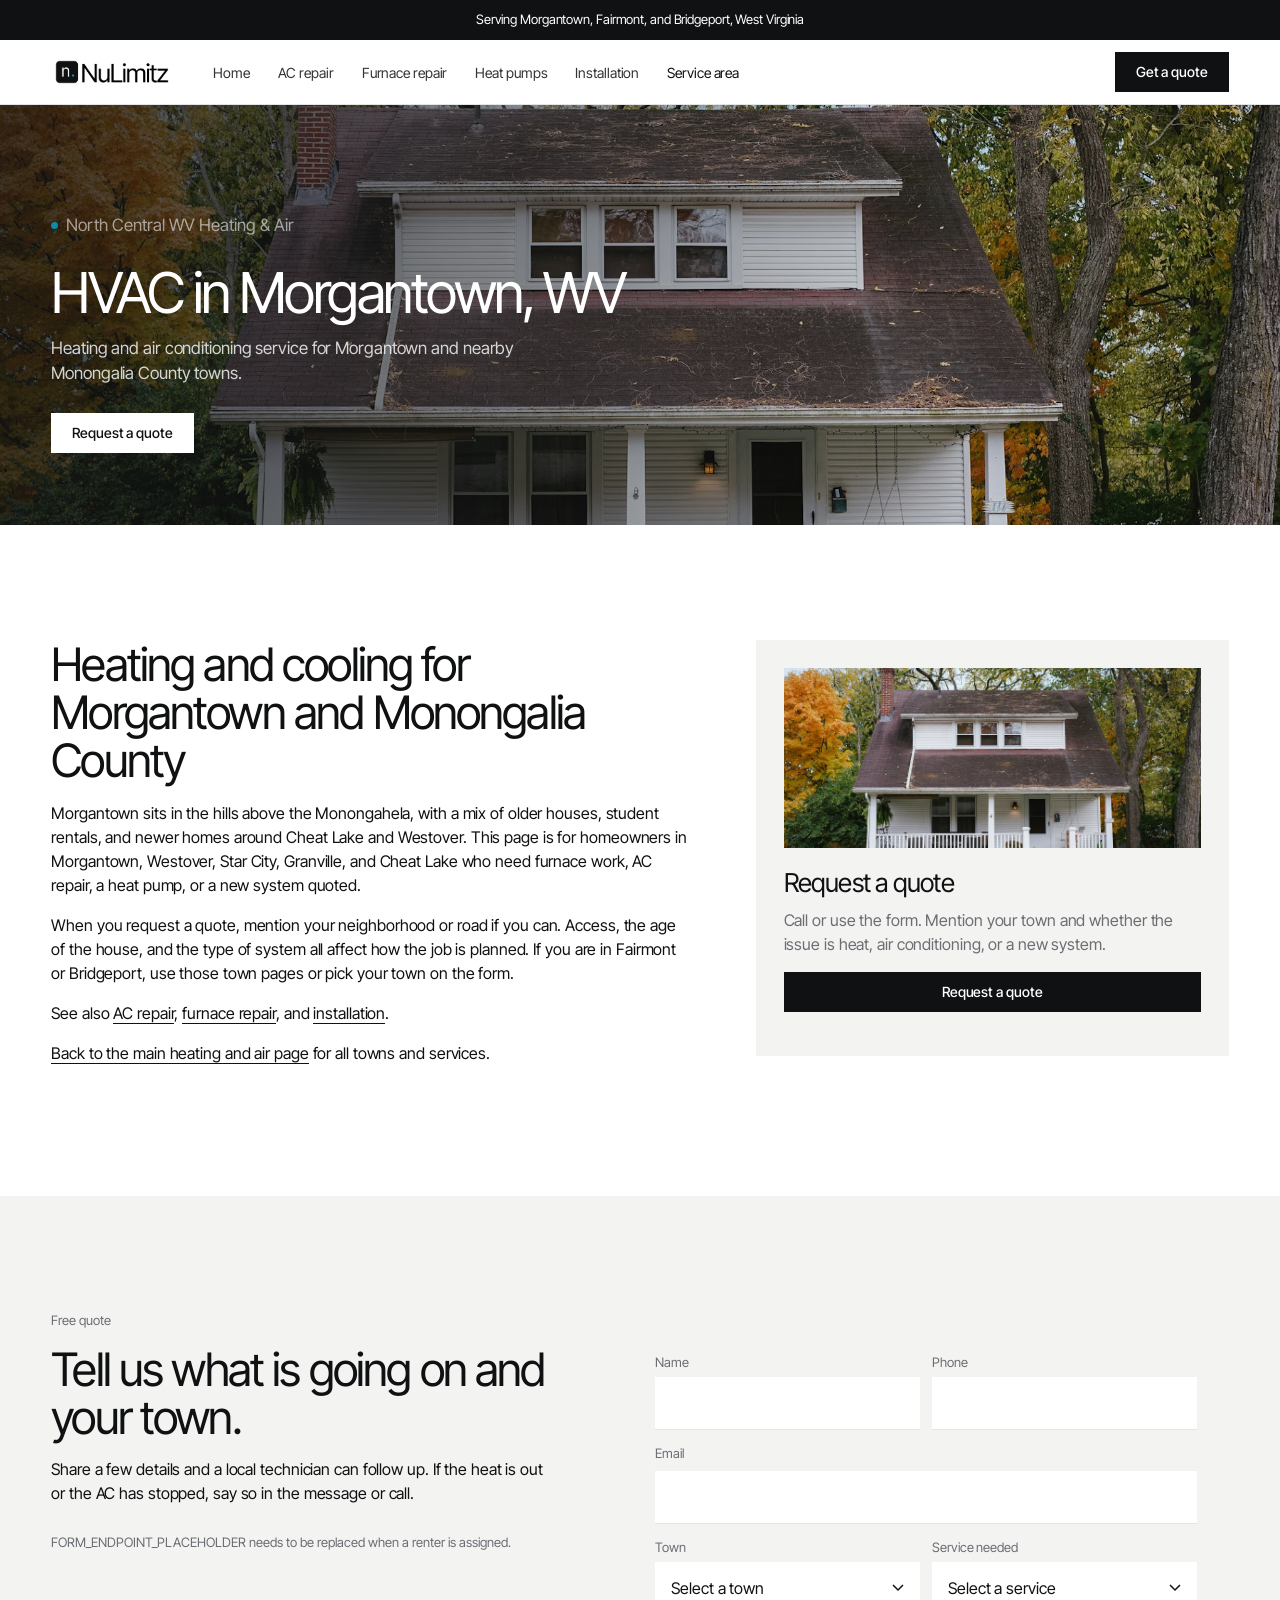
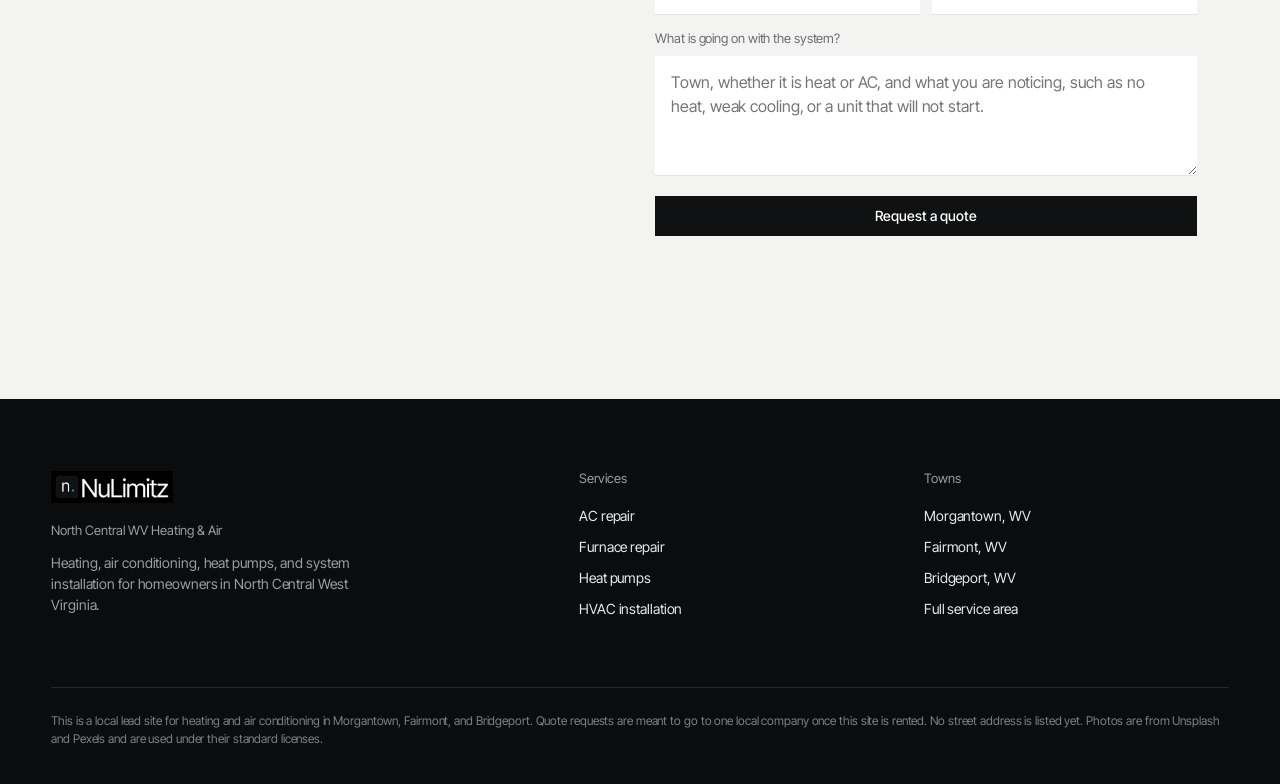
<file: morgantown/index.html>
<!DOCTYPE html>
<html lang="en">
<head>
  <meta charset="utf-8">
  <meta name="viewport" content="width=device-width, initial-scale=1">
  <title>HVAC in Morgantown, WV</title>
  <meta name="description" content="Heating, air conditioning, heat pump, and installation service for Morgantown, Westover, Star City, and Cheat Lake, West Virginia.">
  <meta name="robots" content="noindex, nofollow">
  <link rel="icon" href="/favicon.ico" sizes="any">
  <link rel="icon" type="image/svg+xml" href="/favicon.svg">
  <link rel="icon" type="image/png" sizes="32x32" href="/favicon-32.png">
  <link rel="apple-touch-icon" href="/apple-touch-icon.png">
  <link rel="icon" type="image/png" sizes="512x512" href="/icon-512.png">
  <link rel="preconnect" href="https://fonts.googleapis.com">
  <link rel="preconnect" href="https://fonts.gstatic.com" crossorigin>
  <link href="https://fonts.googleapis.com/css2?family=Inter+Tight:wght@300;400;500&display=swap" rel="stylesheet">
  <link rel="stylesheet" href="../css/styles.css">
  <script type="application/ld+json">
{
  "@context": "https://schema.org",
  "@graph": [
    {
      "@type": "Service",
      "name": "HVAC in Morgantown, WV",
      "serviceType": "Heating and air conditioning",
      "description": "Heating, air conditioning, heat pump, and installation service for Morgantown, Westover, Star City, and Cheat Lake, West Virginia.",
      "url": "/morgantown/",
      "provider": {
        "@type": "Organization",
        "name": "North Central WV Heating & Air"
      },
      "areaServed": [
        {
          "@type": "City",
          "name": "Morgantown",
          "addressRegion": "WV"
        },
        {
          "@type": "City",
          "name": "Fairmont",
          "addressRegion": "WV"
        },
        {
          "@type": "City",
          "name": "Bridgeport",
          "addressRegion": "WV"
        },
        {
          "@type": "AdministrativeArea",
          "name": "Monongalia County"
        },
        {
          "@type": "AdministrativeArea",
          "name": "Marion County"
        },
        {
          "@type": "AdministrativeArea",
          "name": "Harrison County"
        }
      ]
    }
  ]
}
</script>
</head>
<body>

<div class="topbar">
  <div class="wrap">
    <span>Serving Morgantown, Fairmont, and Bridgeport, West Virginia</span>
    </div>
</div>
<header class="site-header">
  <div class="wrap">
    <a class="logo" href="../index.html" aria-label="NuLimitz home"><img src="/img/logo-light.png" alt="NuLimitz"></a>
    <nav>
      <ul>
        <li><a href="../index.html">Home</a></li>
        <li><a href="../ac-repair/index.html">AC repair</a></li>
        <li><a href="../furnace-repair/index.html">Furnace repair</a></li>
        <li><a href="../heat-pumps/index.html">Heat pumps</a></li>
        <li><a href="../hvac-installation/index.html">Installation</a></li>
        <li><a href="../index.html#areas" aria-current="page">Service area</a></li>
        </ul>
    </nav>
    <div class="header-right">
      <a class="btn" href="../index.html#quote">Get a quote</a>
      <button class="nav-toggle" type="button" aria-expanded="false" aria-label="Open menu">Menu</button>
    </div>
  </div>
</header>

<section class="page-hero" style="background-image:url('../img/house-autumn.jpg')">
  <div class="wrap">
    <p class="eyebrow">North Central WV Heating &amp; Air</p>
    <h1>HVAC in Morgantown, WV</h1>
    <p>Heating and air conditioning service for Morgantown and nearby Monongalia County towns.</p>
    <div class="hero-actions">
      <a class="btn btn-call" href="#quote">Request a quote</a>
    </div>
  </div>
</section>
<section class="section">
  <div class="wrap content-split">
    <div class="prose">

     <h2>Heating and cooling for Morgantown and Monongalia County</h2>
     <p>Morgantown sits in the hills above the Monongahela, with a mix of older houses, student rentals, and newer homes around Cheat Lake and Westover. This page is for homeowners in Morgantown, Westover, Star City, Granville, and Cheat Lake who need furnace work, AC repair, a heat pump, or a new system quoted.</p>
     <p>When you request a quote, mention your neighborhood or road if you can. Access, the age of the house, and the type of system all affect how the job is planned. If you are in Fairmont or Bridgeport, use those town pages or pick your town on the form.</p>
     <p>See also <a href="../ac-repair/index.html">AC repair</a>, <a href="../furnace-repair/index.html">furnace repair</a>, and <a href="../hvac-installation/index.html">installation</a>.</p>
    
      <p><a href="../index.html">Back to the main heating and air page</a> for all towns and services.</p>
    </div>
    <aside class="side-card">
      <img src="../img/house-autumn.jpg" alt="A porch-front house with autumn trees in a neighborhood like those around Morgantown">
      <h3>Request a quote</h3>
      <p>Call or use the form. Mention your town and whether the issue is heat, air conditioning, or a new system.</p>
      <p><a class="btn btn-dark btn-wide" href="#quote">Request a quote</a></p>
    </aside>
  </div>
</section>

<section class="section band-ice" id="quote">
  <div class="wrap quote-grid">
    <div>
      <p class="eyebrow">Free quote</p>
      <h2>Tell us what is going on and your town.</h2>
      <p>Share a few details and a local technician can follow up. If the heat is out or the AC has stopped, say so in the message or call.</p>
      <p class="placeholder-note">FORM_ENDPOINT_PLACEHOLDER needs to be replaced when a renter is assigned.</p></div>
    <form action="FORM_ENDPOINT_PLACEHOLDER" method="post" data-quote-form>
      <div class="form-row">
        <div>
          <label for="name">Name</label>
          <input id="name" name="name" type="text" autocomplete="name" required>
        </div>
        <div>
          <label for="phone">Phone</label>
          <input id="phone" name="phone" type="tel" autocomplete="tel" required>
        </div>
      </div>
      <label for="email">Email</label>
      <input id="email" name="email" type="email" autocomplete="email">
      <div class="form-row">
        <div>
          <label for="city">Town</label>
          <select id="city" name="city" required>
            <option value="">Select a town</option>
            <option>Morgantown</option>
            <option>Fairmont</option>
            <option>Bridgeport</option>
            <option>Westover</option>
            <option>Star City</option>
            <option>Cheat Lake</option>
            <option>Clarksburg</option>
            <option>Other in North Central WV</option>
          </select>
        </div>
        <div>
          <label for="service">Service needed</label>
          <select id="service" name="service" required>
            <option value="" selected>Select a service</option>
            <option value="ac">AC repair</option>
            <option value="furnace">Furnace repair</option>
            <option value="heatpump">Heat pump service or install</option>
            <option value="install">New system installation</option>
            <option value="other">Not sure / other</option>
          </select>
        </div>
      </div>
      <label for="message">What is going on with the system?</label>
      <textarea id="message" name="message" placeholder="Town, whether it is heat or AC, and what you are noticing, such as no heat, weak cooling, or a unit that will not start." required></textarea>
      <p style="margin-top:1rem"><button class="btn btn-dark btn-wide" type="submit">Request a quote</button></p>
      <p class="form-status" role="status"></p>
    </form>
  </div>
</section>

<footer class="site-footer">
  <div class="wrap">
    <div class="foot-grid">
      <div>
        <a class="logo" href="../index.html" aria-label="NuLimitz home"><img src="/img/logo-dark.png" alt="NuLimitz"></a>
        <h2>North Central WV Heating &amp; Air</h2>
        <p>Heating, air conditioning, heat pumps, and system installation for homeowners in North Central West Virginia.</p>
        </div>
      <div>
        <h2>Services</h2>
        <ul>
          <li><a href="../ac-repair/index.html">AC repair</a></li>
          <li><a href="../furnace-repair/index.html">Furnace repair</a></li>
          <li><a href="../heat-pumps/index.html">Heat pumps</a></li>
          <li><a href="../hvac-installation/index.html">HVAC installation</a></li>
        </ul>
      </div>
      <div>
        <h2>Towns</h2>
        <ul>
          <li><a href="../morgantown/index.html">Morgantown, WV</a></li>
          <li><a href="../fairmont/index.html">Fairmont, WV</a></li>
          <li><a href="../bridgeport/index.html">Bridgeport, WV</a></li>
          <li><a href="../index.html#areas">Full service area</a></li>
        </ul>
      </div>
    </div>
    <p class="legal">This is a local lead site for heating and air conditioning in Morgantown, Fairmont, and Bridgeport. Quote requests are meant to go to one local company once this site is rented. No street address is listed yet. Photos are from Unsplash and Pexels and are used under their standard licenses.</p>
  </div>
</footer>
<script src="../js/main.js"></script>

</body>
</html>
</file>
<file: css/styles.css>
/* NuLimitz lead microsite styles */
:root {
  --ink: #101112;
  --mut: #6b6e72;
  --line: #e3e4e5;
  --soft: #f3f3f2;
  --blue: #00A7D3;
  --white: #fff;
  --pad: clamp(20px, 4vw, 56px);
  --header-h: 64px;
  --max: 1600px;
  /* aliases so older class names keep working */
  --ink-soft: var(--mut);
  --paper: var(--white);
  --cream: var(--soft);
  --ice: var(--soft);
  --tint: var(--soft);
  --forest: var(--ink);
  --forest-deep: var(--ink);
  --forest-mid: #2b2d30;
  --leaf: var(--ink);
  --gold: var(--ink);
  --gold-hot: var(--blue);
  --navy: var(--ink);
  --navy-deep: var(--ink);
  --navy-mid: #2b2d30;
  --cyan: var(--blue);
  --cyan-hot: var(--blue);
  --orange: var(--ink);
  --orange-hot: #2b2d30;
  --brand: var(--ink);
  --brand-deep: var(--ink);
  --brand-mid: #2b2d30;
  --accent: var(--ink);
  --accent-hot: #2b2d30;
}

*, *::before, *::after { box-sizing: border-box; margin: 0; padding: 0; }
html { scroll-behavior: smooth; }
html, body { overflow-x: clip; }
body {
  font-family: "Inter Tight", "Helvetica Neue", Helvetica, Arial, sans-serif;
  font-weight: 400;
  color: var(--ink);
  background: var(--white);
  font-size: 16px;
  line-height: 1.5;
  letter-spacing: -.006em;
  -webkit-font-smoothing: antialiased;
}
img { max-width: 100%; height: auto; display: block; }
a { color: inherit; text-decoration: none; }
h1, h2, h3, h4 {
  font-weight: 400;
  line-height: 1.15;
  letter-spacing: -.03em;
  color: var(--ink);
}
p { margin: 0 0 1rem; }
.wrap { width: min(var(--max), 100%); margin-inline: auto; padding-inline: var(--pad); }

/* Top strip */
.topbar {
  background: var(--ink);
  color: #fff;
  font-size: 13px;
  text-align: center;
  padding: 10px var(--pad);
}
.topbar .wrap {
  display: block;
  padding: 0;
  width: 100%;
  max-width: none;
}
.topbar a { color: #fff; text-decoration: underline; text-underline-offset: 3px; }

/* Header */
.site-header {
  position: sticky;
  top: 0;
  z-index: 40;
  background: rgba(255, 255, 255, .96);
  backdrop-filter: blur(8px);
  border-bottom: 1px solid var(--line);
}
.site-header .wrap {
  display: flex;
  align-items: center;
  height: var(--header-h);
  gap: 40px;
  padding-inline: var(--pad);
}
.logo { display: flex; align-items: center; flex: none; }
.logo img { height: 32px; width: auto; }
.site-header nav { display: flex; }
.site-header nav ul {
  display: flex;
  gap: 28px;
  list-style: none;
  margin: 0;
  padding: 0;
  align-items: center;
  flex-wrap: wrap;
}
.site-header nav a {
  color: var(--ink);
  opacity: .85;
  font-size: 14px;
  font-weight: 400;
}
.site-header nav a:hover,
.site-header nav a[aria-current="page"] { opacity: 1; }
.header-right {
  margin-left: auto;
  display: flex;
  gap: 16px;
  align-items: center;
  flex: none;
}
.nav-toggle {
  display: none;
  background: none;
  border: 0;
  font: inherit;
  font-size: 14px;
  cursor: pointer;
  color: var(--ink);
  padding: 0;
}
.btn-nav {
  display: none;
}

/* Buttons */
.btn {
  display: inline-flex;
  align-items: center;
  justify-content: center;
  height: 40px;
  padding: 0 20px;
  font-size: 14px;
  font-weight: 500;
  border: 1px solid var(--ink);
  background: var(--ink);
  color: #fff;
  transition: .2s;
  cursor: pointer;
  font-family: inherit;
  text-decoration: none;
  line-height: 1;
  border-radius: 0;
  gap: 0;
}
.btn:hover { background: #2b2d30; color: #fff; }
.btn-gold,
.btn-orange,
.btn-accent,
.btn-dark,
.btn-call {
  background: var(--ink);
  color: #fff;
  border-color: var(--ink);
}
.btn-gold:hover,
.btn-orange:hover,
.btn-accent:hover,
.btn-dark:hover,
.btn-call:hover { background: #2b2d30; color: #fff; }
.btn-light {
  background: transparent;
  color: #fff;
  border-color: #fff;
}
.btn-light:hover { background: #fff; color: var(--ink); }
.btn-wide { width: 100%; }
.hero-actions, .cta-actions { display: flex; flex-wrap: wrap; gap: 12px; }

/* Hero */
.hero,
.page-hero {
  position: relative;
  color: #fff;
  background-color: var(--ink);
  background-size: cover;
  background-position: center;
  display: flex;
  align-items: flex-end;
}
.hero {
  min-height: 560px;
  height: calc(100vh - 100px);
  max-height: 860px;
}
.hero::before,
.page-hero::before {
  content: "";
  position: absolute;
  inset: 0;
  background: linear-gradient(90deg, rgba(16,17,18,.78) 0, rgba(16,17,18,.46) 42%, rgba(16,17,18,.12) 72%);
}
.hero .wrap,
.page-hero .wrap {
  position: relative;
  z-index: 1;
  width: 100%;
  padding-top: clamp(48px, 9vh, 110px);
  padding-bottom: 72px;
}
.eyebrow {
  font-size: 13px;
  color: var(--mut);
  margin-bottom: 14px;
  letter-spacing: 0;
  text-transform: none;
  font-weight: 400;
  display: flex;
  align-items: center;
  gap: 8px;
}
.hero .eyebrow,
.page-hero .eyebrow { color: rgba(255,255,255,.7); }
.hero .eyebrow::before,
.page-hero .eyebrow::before {
  content: "";
  width: 7px;
  height: 7px;
  border-radius: 50%;
  background: var(--blue);
  display: inline-block;
  flex: none;
}
.hero h1,
.page-hero h1 {
  color: #fff;
  font-weight: 400;
  font-size: clamp(40px, 5.6vw, 80px);
  line-height: 1.02;
  letter-spacing: -.045em;
  max-width: 16ch;
  margin: 0 0 14px;
}
.page-hero {
  min-height: 420px;
}
.page-hero h1 {
  font-size: clamp(32px, 4.4vw, 64px);
  max-width: 20ch;
}
.hero .lede,
.page-hero p {
  font-size: 17px;
  max-width: 520px;
  color: #fff;
  opacity: .8;
  margin-bottom: 26px;
}
.hero .btn-call,
.page-hero .btn-call {
  background: #fff;
  color: var(--ink);
  border-color: #fff;
}
.hero .btn-call:hover,
.page-hero .btn-call:hover { background: #e8e9ea; }

/* Trust bar */
.trust-bar {
  background: var(--soft);
  color: var(--ink);
  padding: 36px 0;
  border-bottom: 1px solid var(--line);
}
.trust-bar .wrap {
  display: grid;
  grid-template-columns: repeat(3, 1fr);
  gap: 16px;
}
.trust-item { padding: 8px 24px 8px 0; }
.trust-item + .trust-item { border-left: 1px solid var(--line); padding-left: 32px; }
.trust-item h3 {
  color: var(--ink);
  font-size: 20px;
  letter-spacing: -.02em;
  margin: 0 0 6px;
}
.trust-item p { margin: 0; font-size: 15px; color: var(--mut); }

/* Sections */
.section { padding: clamp(72px, 9vw, 128px) 0; }
.section-head { max-width: 780px; margin-bottom: 44px; }
.section-head h2,
.prose h2,
.quote-grid h2 {
  font-size: clamp(32px, 3.6vw, 52px);
  line-height: 1.05;
  letter-spacing: -.04em;
  margin: 0 0 16px;
}
.muted { color: var(--mut); }
.band-cream,
.band-ice { background: var(--soft); }
.band-forest,
.band-navy {
  background: var(--ink);
  color: #fff;
}
.band-forest h2, .band-forest h3,
.band-navy h2, .band-navy h3 { color: #fff; }
.band-forest .eyebrow, .band-navy .eyebrow,
.band-forest p, .band-navy p { color: #a3a6aa; }
.band-photo {
  position: relative;
  background-color: var(--ink);
  background-size: cover;
  background-position: center;
  color: #fff;
}
.band-photo::before {
  content: "";
  position: absolute;
  inset: 0;
  background: rgba(16, 17, 18, .72);
}
.band-photo .wrap { position: relative; z-index: 1; }
.band-photo h1, .band-photo h2, .band-photo h3, .band-photo h4 { color: #fff; }
.band-photo p, .band-photo .eyebrow, .band-photo .muted, .band-photo li { color: #c8c9cb; }
.band-forest .muted, .band-navy .muted { color: #a3a6aa; }

/* Service / area cards */
.card-grid, .area-grid, .step-grid {
  display: grid;
  gap: 16px;
}
.card-grid { grid-template-columns: repeat(auto-fit, minmax(240px, 1fr)); }
.service-card,
.area-card {
  background: var(--soft);
  overflow: hidden;
  display: flex;
  flex-direction: column;
  text-decoration: none;
  color: inherit;
  border: 0;
}
.service-card:hover .more,
.area-card:hover .more { opacity: 1; }
.service-card img,
.area-card img { width: 100%; height: 180px; object-fit: cover; }
.service-card .pad,
.area-card .pad,
.step .pad { padding: 28px 28px 30px; }
.service-card h3,
.area-card h3 {
  margin: 0 0 8px;
  font-size: 26px;
  letter-spacing: -.03em;
}
.more {
  display: inline-block;
  margin-top: 16px;
  font-size: 14px;
  font-weight: 400;
  color: var(--ink);
  border-bottom: 1px solid var(--ink);
  align-self: flex-start;
}

/* Areas */
.area-grid { grid-template-columns: repeat(3, 1fr); }
.town-list { columns: 2; margin: 0; padding-left: 1.1rem; color: var(--mut); }
.town-list li { break-inside: avoid; margin-bottom: 0.25rem; }

/* Steps */
.step-grid { grid-template-columns: repeat(3, 1fr); }
.step {
  background: var(--soft);
  border: 0;
}
.step-num {
  font-family: inherit;
  color: var(--blue);
  font-size: 22px;
  font-weight: 400;
  letter-spacing: -.02em;
  margin: 0 0 8px;
}
.step h3 { font-size: 20px; letter-spacing: -.02em; margin: 0 0 6px; }
.step p { color: var(--mut); font-size: 15px; margin: 0; }

/* FAQ */
.faq { display: grid; gap: 0; max-width: 48rem; }
.faq-item {
  background: transparent;
  border: 0;
  border-top: 1px solid var(--line);
}
.faq-item:last-child { border-bottom: 1px solid var(--line); }
.faq-item h3 { margin: 0; font-size: 18px; letter-spacing: -.02em; }
.faq-item button {
  width: 100%;
  display: flex;
  align-items: center;
  justify-content: space-between;
  gap: 20px;
  text-align: left;
  background: none;
  border: 0;
  padding: 22px 0;
  font: inherit;
  font-weight: 400;
  cursor: pointer;
  color: var(--ink);
}
.faq-item button::after {
  content: "";
  flex: none;
  width: 14px;
  height: 14px;
  background:
    linear-gradient(currentColor, currentColor) center / 14px 1.5px no-repeat,
    linear-gradient(currentColor, currentColor) center / 1.5px 14px no-repeat;
}
.faq-item.is-open button::after {
  background: linear-gradient(currentColor, currentColor) center / 14px 1.5px no-repeat;
}
.faq-item .answer { padding: 0 0 22px; color: var(--mut); display: none; }
.faq-item.is-open .answer { display: block; }
.faq-item .answer a { border-bottom: 1px solid currentColor; }

/* Light type on any dark band, including FAQ */
:is(.band-photo, .band-forest, .band-navy) .muted { color: #c8c9cb; }
:is(.band-photo, .band-forest, .band-navy) .faq-item {
  border-color: rgba(255,255,255,.4);
}
:is(.band-photo, .band-forest, .band-navy) .faq-item button { color: #fff; }
:is(.band-photo, .band-forest, .band-navy) .faq-item .answer { color: rgba(255,255,255,.86); }
:is(.band-photo, .band-forest, .band-navy) a:not(.btn),
.hero a:not(.btn),
.page-hero a:not(.btn) {
  color: #fff;
  border-bottom-color: rgba(255,255,255,.7);
}

/* Quote / form */
.quote-grid {
  display: grid;
  grid-template-columns: 0.9fr 1.1fr;
  gap: clamp(40px, 6vw, 120px);
  align-items: start;
}
form {
  background: var(--soft);
  padding: 32px;
  display: grid;
  gap: 4px;
}
label {
  display: block;
  font-weight: 400;
  font-size: 13px;
  color: var(--mut);
  margin: 10px 0 4px;
}
input, select, textarea {
  width: 100%;
  font: inherit;
  letter-spacing: inherit;
  padding: 14px 16px;
  border: 0;
  border-bottom: 1px solid var(--line);
  border-radius: 0;
  background: #fff;
  color: var(--ink);
}
input:focus, select:focus, textarea:focus {
  outline: 0;
  border-color: var(--blue);
}
textarea { min-height: 120px; resize: vertical; }
select {
  appearance: none;
  cursor: pointer;
  background: #fff url("data:image/svg+xml,%3Csvg xmlns='http://www.w3.org/2000/svg' width='12' height='8'%3E%3Cpath d='M1 1l5 5 5-5' fill='none' stroke='%23101112' stroke-width='1.5'/%3E%3C/svg%3E") no-repeat right 16px center;
}
.form-row { display: grid; grid-template-columns: 1fr 1fr; gap: 12px; }
.form-status {
  display: none;
  margin-top: 12px;
  padding: 14px 16px;
  background: var(--white);
  border: 0;
  border-bottom: 1px solid var(--line);
  color: var(--mut);
  font-size: 14px;
}
.form-status.is-visible { display: block; }
.placeholder-note {
  display: inline-block;
  margin-top: 12px;
  padding: 0;
  border: 0;
  background: none;
  color: var(--mut);
  font-size: 13px;
  font-weight: 400;
  letter-spacing: 0;
}

/* Footer */
.site-footer {
  background: #0b0c0d;
  color: #fff;
  padding: 72px 0 36px;
  font-size: 14px;
}
.site-footer a { color: #e8e9ea; text-decoration: none; }
.site-footer a:hover { color: #fff; }
.foot-grid {
  display: grid;
  grid-template-columns: 1.6fr 1fr 1fr;
  gap: 40px;
  margin-bottom: 0;
}
.site-footer .logo { display: inline-flex; margin-bottom: 20px; }
.site-footer .logo img { height: 32px; width: auto; }
.site-footer h2 {
  color: #9a9da1;
  font-size: 13px;
  letter-spacing: 0;
  font-weight: 400;
  margin: 0 0 14px;
}
.site-footer p { color: #9a9da1; font-size: 14px; margin: 0 0 16px; max-width: 340px; }
.site-footer ul { list-style: none; margin: 0; padding: 0; }
.site-footer li { margin: 0; }
.site-footer li a { display: block; padding: 5px 0; color: #e8e9ea; font-size: 14px; }
.site-footer .legal {
  border-top: 1px solid #26282b;
  margin-top: 56px;
  padding-top: 24px;
  margin-bottom: 0;
  font-size: 12px;
  color: #7d8084;
  max-width: none;
}

/* Interior */
.content-split {
  display: grid;
  grid-template-columns: 1.15fr 0.85fr;
  gap: clamp(32px, 5vw, 80px);
  align-items: start;
}
.prose h2 { margin-top: 2rem; }
.prose h2:first-child { margin-top: 0; }
.prose a { border-bottom: 1px solid var(--ink); }
.prose p { color: var(--ink); }
.side-card {
  background: var(--soft);
  padding: 28px;
  position: sticky;
  top: calc(var(--header-h) + 16px);
}
.side-card img { margin-bottom: 20px; height: 180px; width: 100%; object-fit: cover; }
.side-card h3 { font-size: 26px; letter-spacing: -.03em; margin: 0 0 10px; }
.side-card p { color: var(--mut); }

.call-dock { display: none; }

@media (max-width: 1100px) {
  .site-header .wrap { gap: 16px; }
  .nav-toggle { display: block; }
  .site-header nav {
    display: none;
    position: absolute;
    left: 0;
    right: 0;
    top: 100%;
    background: rgba(255,255,255,.98);
    border-bottom: 1px solid var(--line);
    padding: 8px var(--pad) 16px;
    z-index: 21;
  }
  .site-header nav.is-open { display: block; }
  .site-header nav ul { flex-direction: column; align-items: flex-start; gap: 0; }
  .site-header nav a {
    display: block;
    padding: 14px 0;
    border-bottom: 1px solid var(--line);
    opacity: 1;
    width: 100%;
  }
}

@media (max-width: 900px) {
  .area-grid, .step-grid, .quote-grid, .content-split, .foot-grid, .trust-bar .wrap {
    grid-template-columns: 1fr;
  }
  .trust-item + .trust-item { border-left: 0; padding-left: 0; border-top: 1px solid var(--line); padding-top: 20px; }
  .hero {
    height: auto;
    min-height: 640px;
    max-height: none;
  }
  .hero::before,
  .page-hero::before {
    background: linear-gradient(180deg, rgba(16,17,18,.5) 0, rgba(16,17,18,.4) 38%, rgba(16,17,18,.82) 100%);
  }
  .hero .wrap,
  .page-hero .wrap { padding-top: 44px; padding-bottom: 48px; }
  .hero h1 { font-size: clamp(36px, 11vw, 52px); }
  .form-row { grid-template-columns: 1fr; }
  .town-list { columns: 1; }
  .foot-grid > div:first-child { grid-column: 1 / -1; }
}

@media (max-width: 760px) {
  :root { --header-h: 56px; }
  .site-header .wrap { height: 56px; gap: 16px; }
  .logo img { height: 26px; }
  .header-right { gap: 16px; }
  .header-right .btn { height: 34px; padding: 0 12px; font-size: 13px; }
}
</file>
